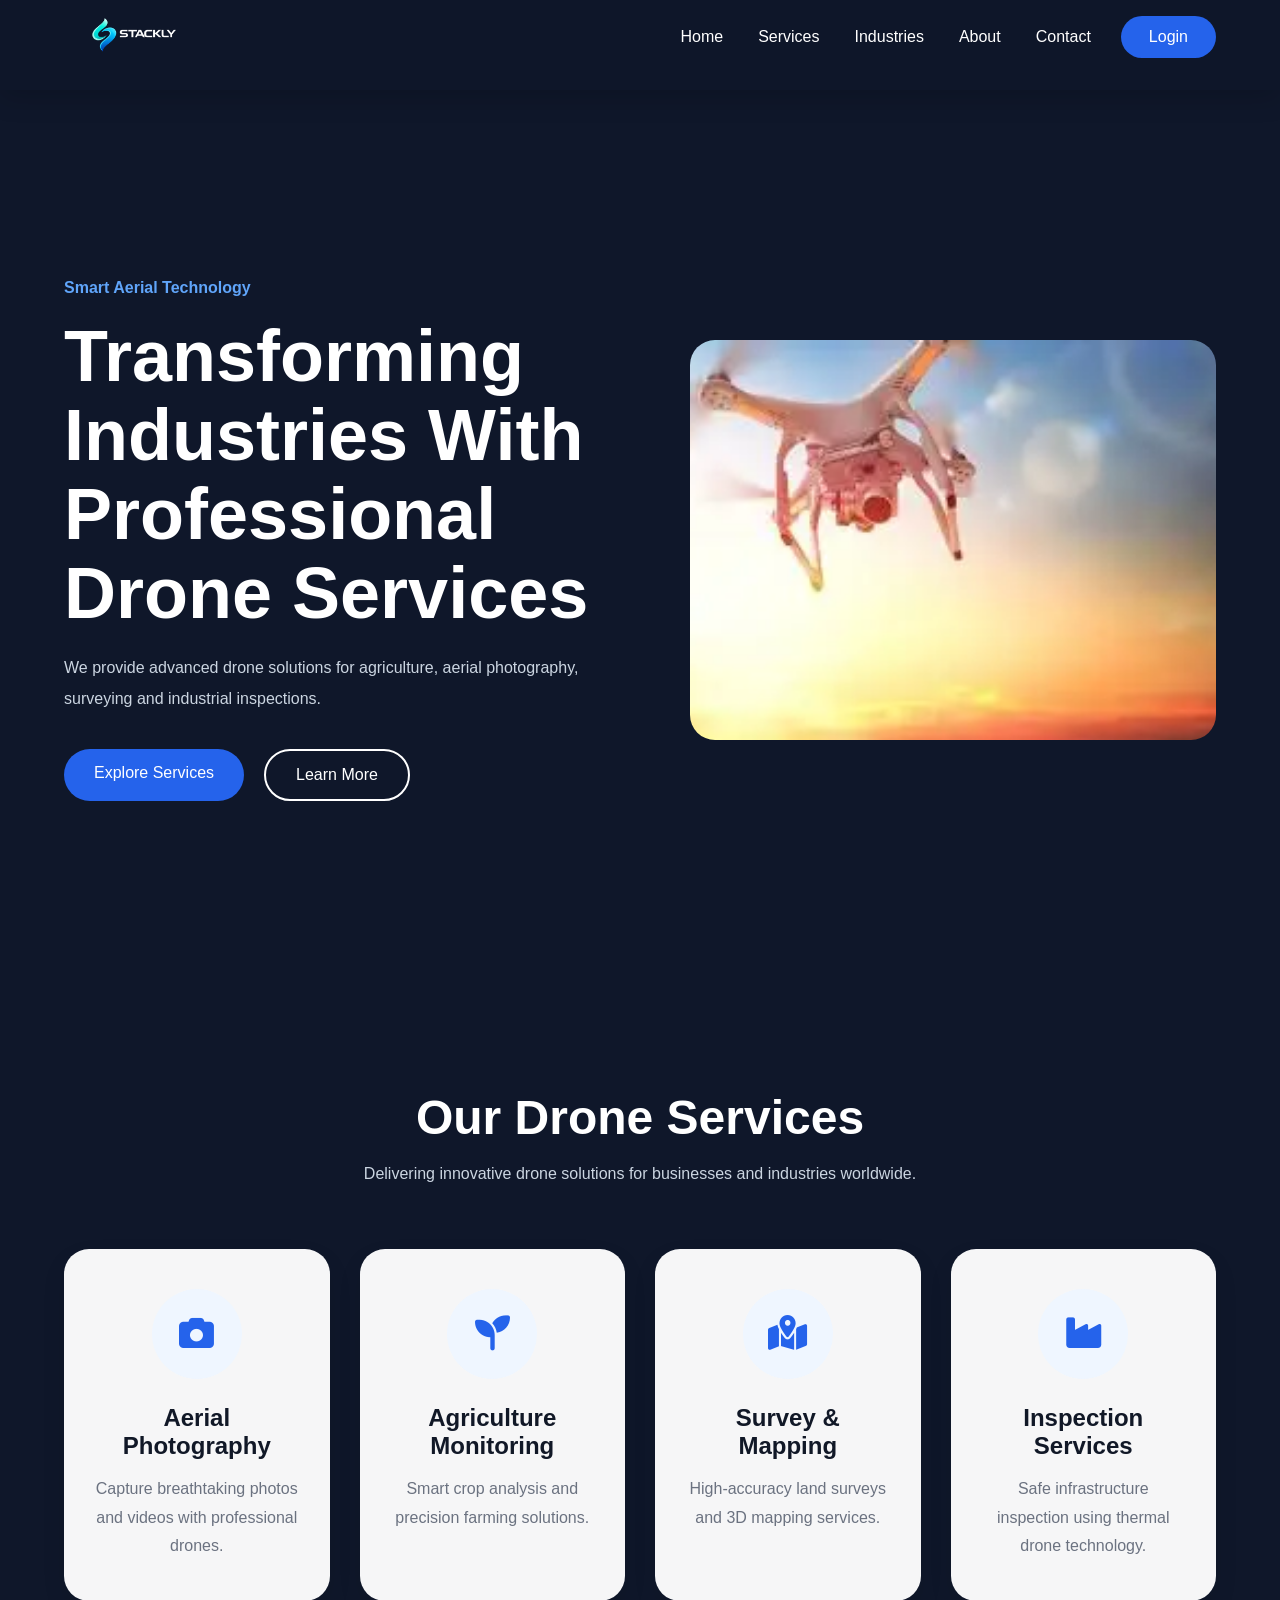
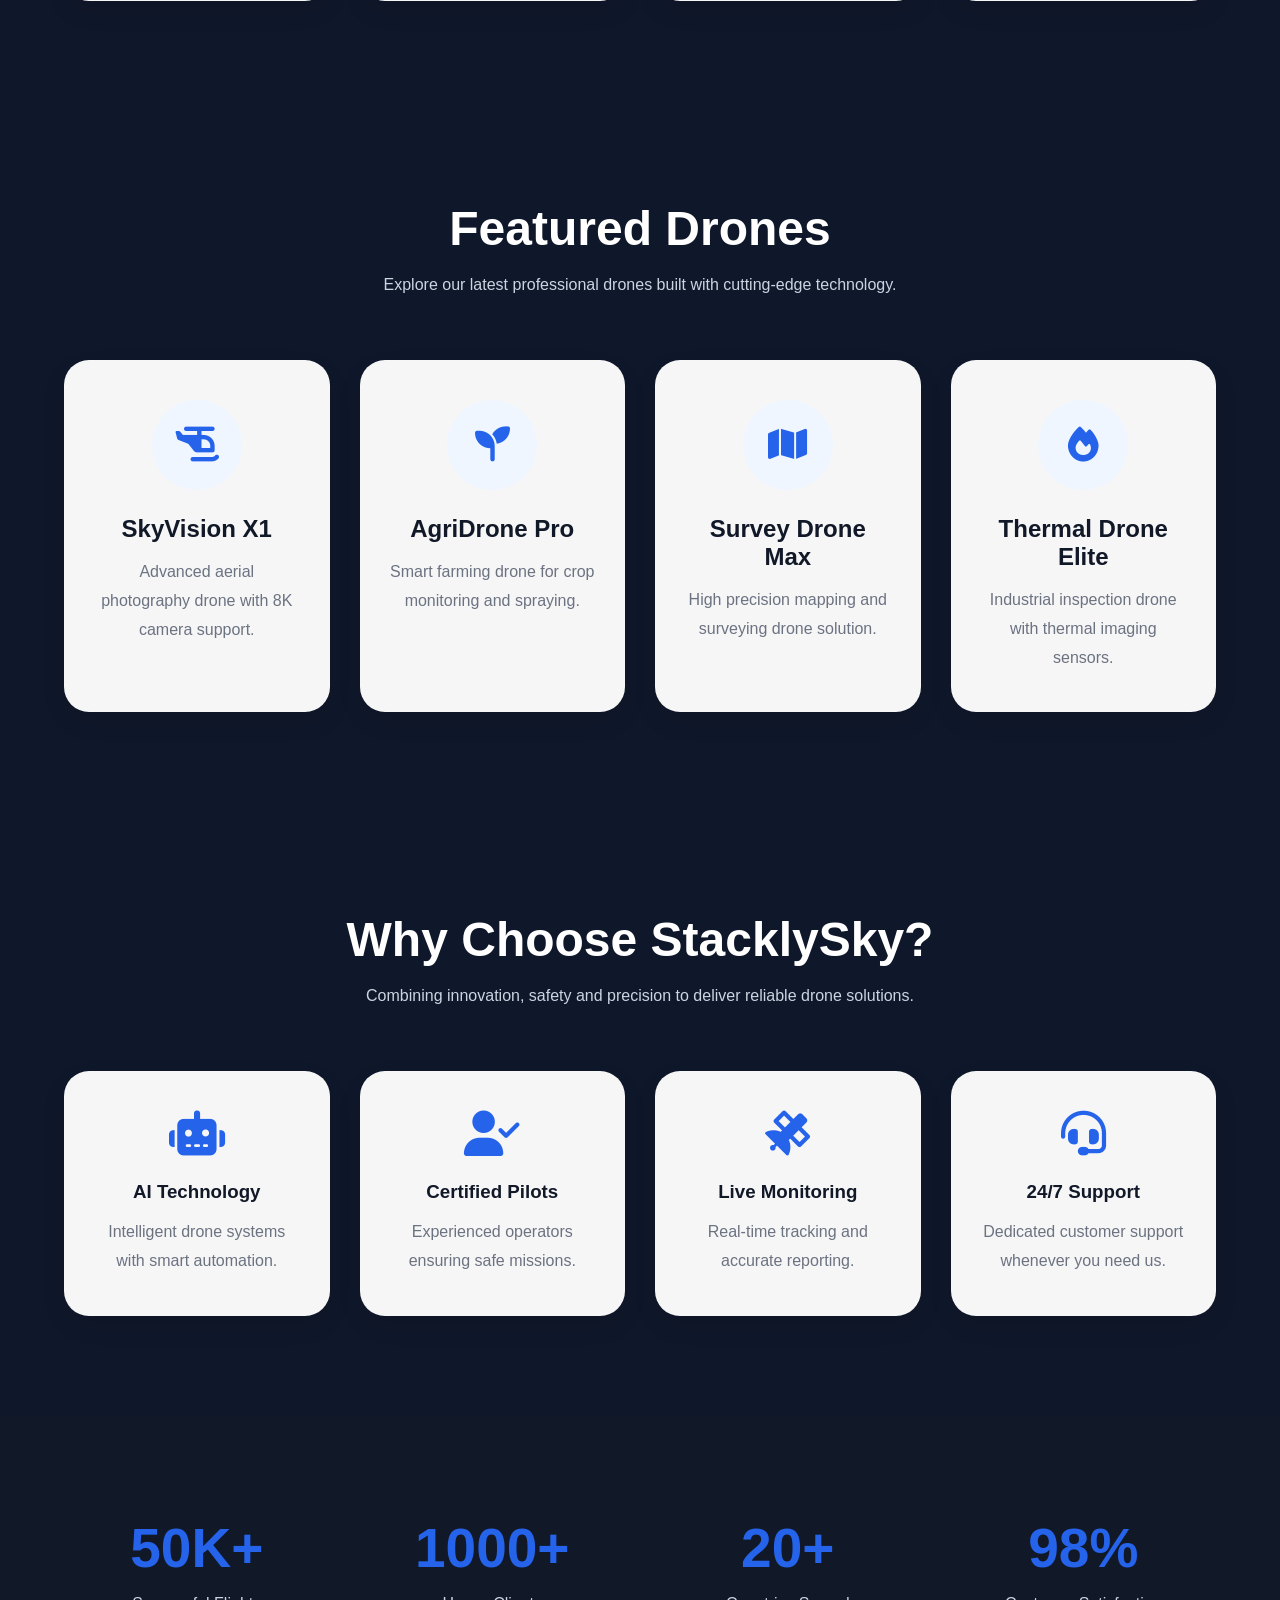
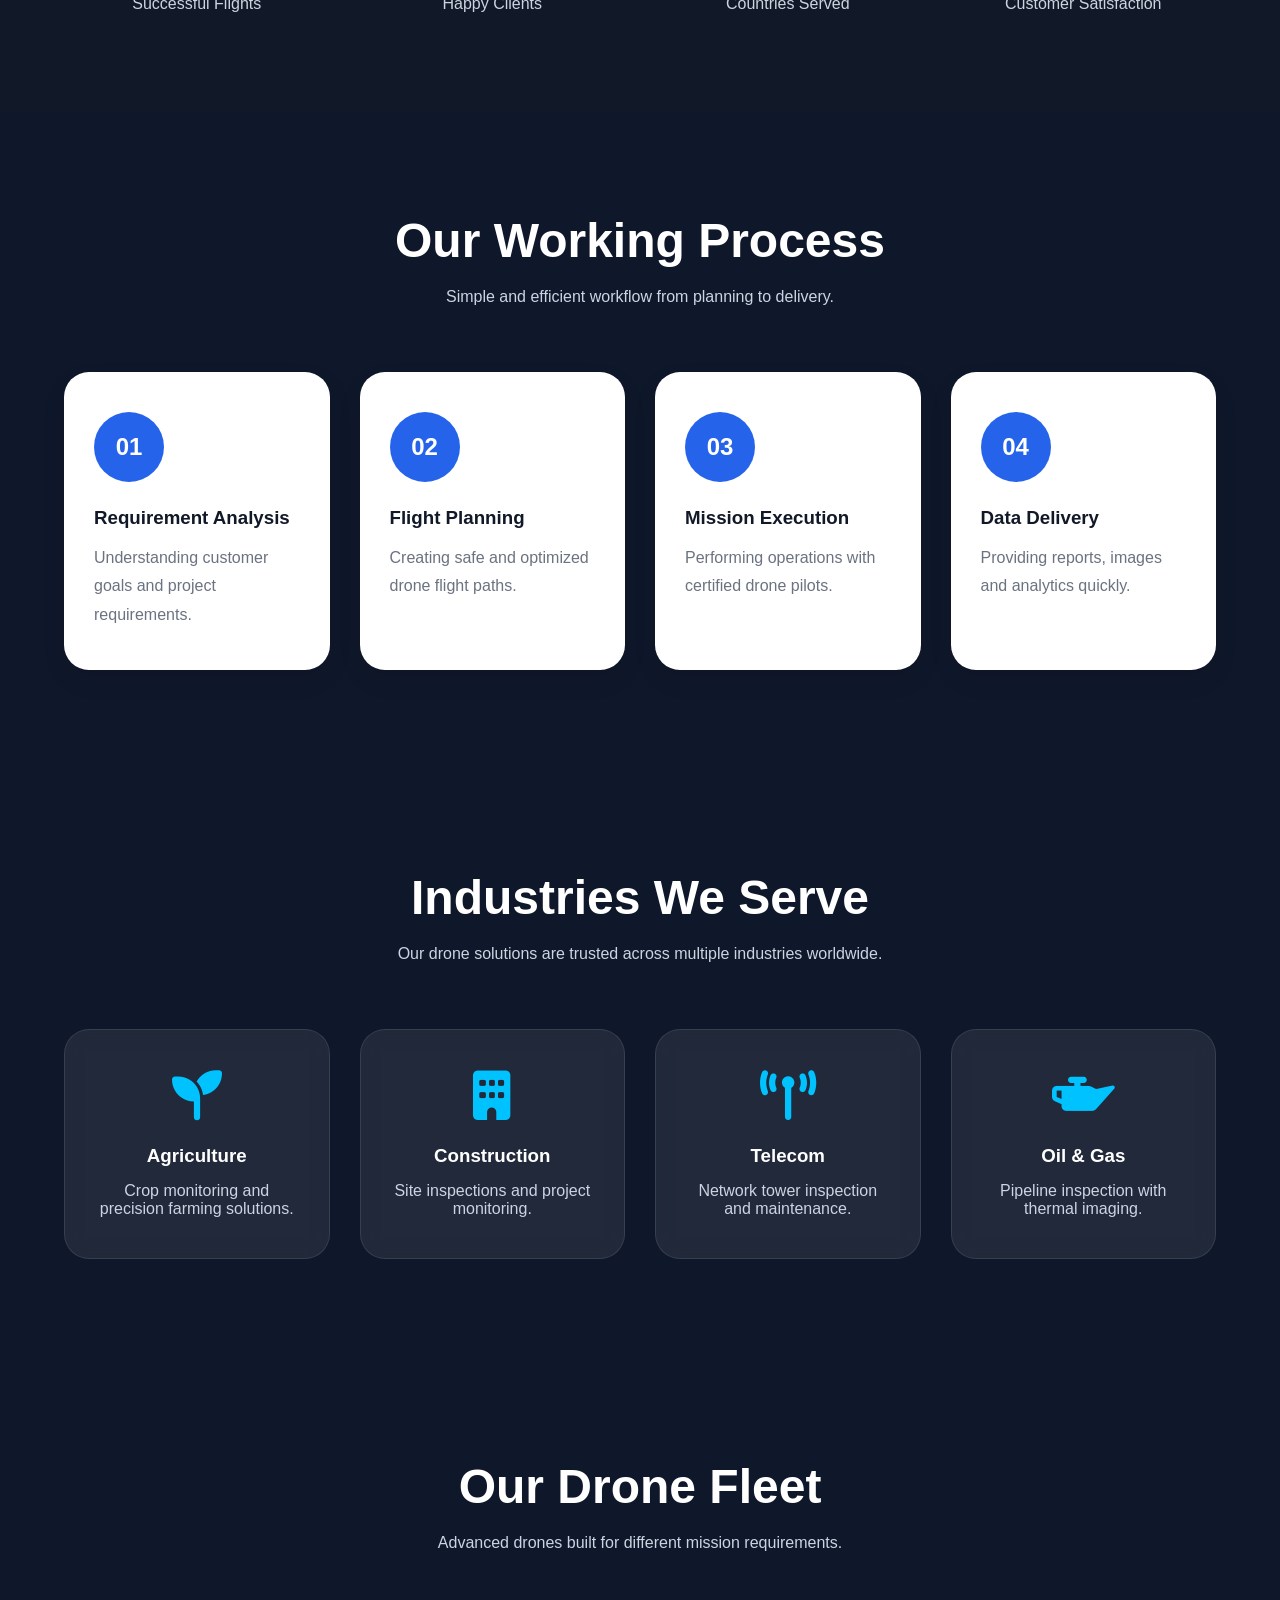
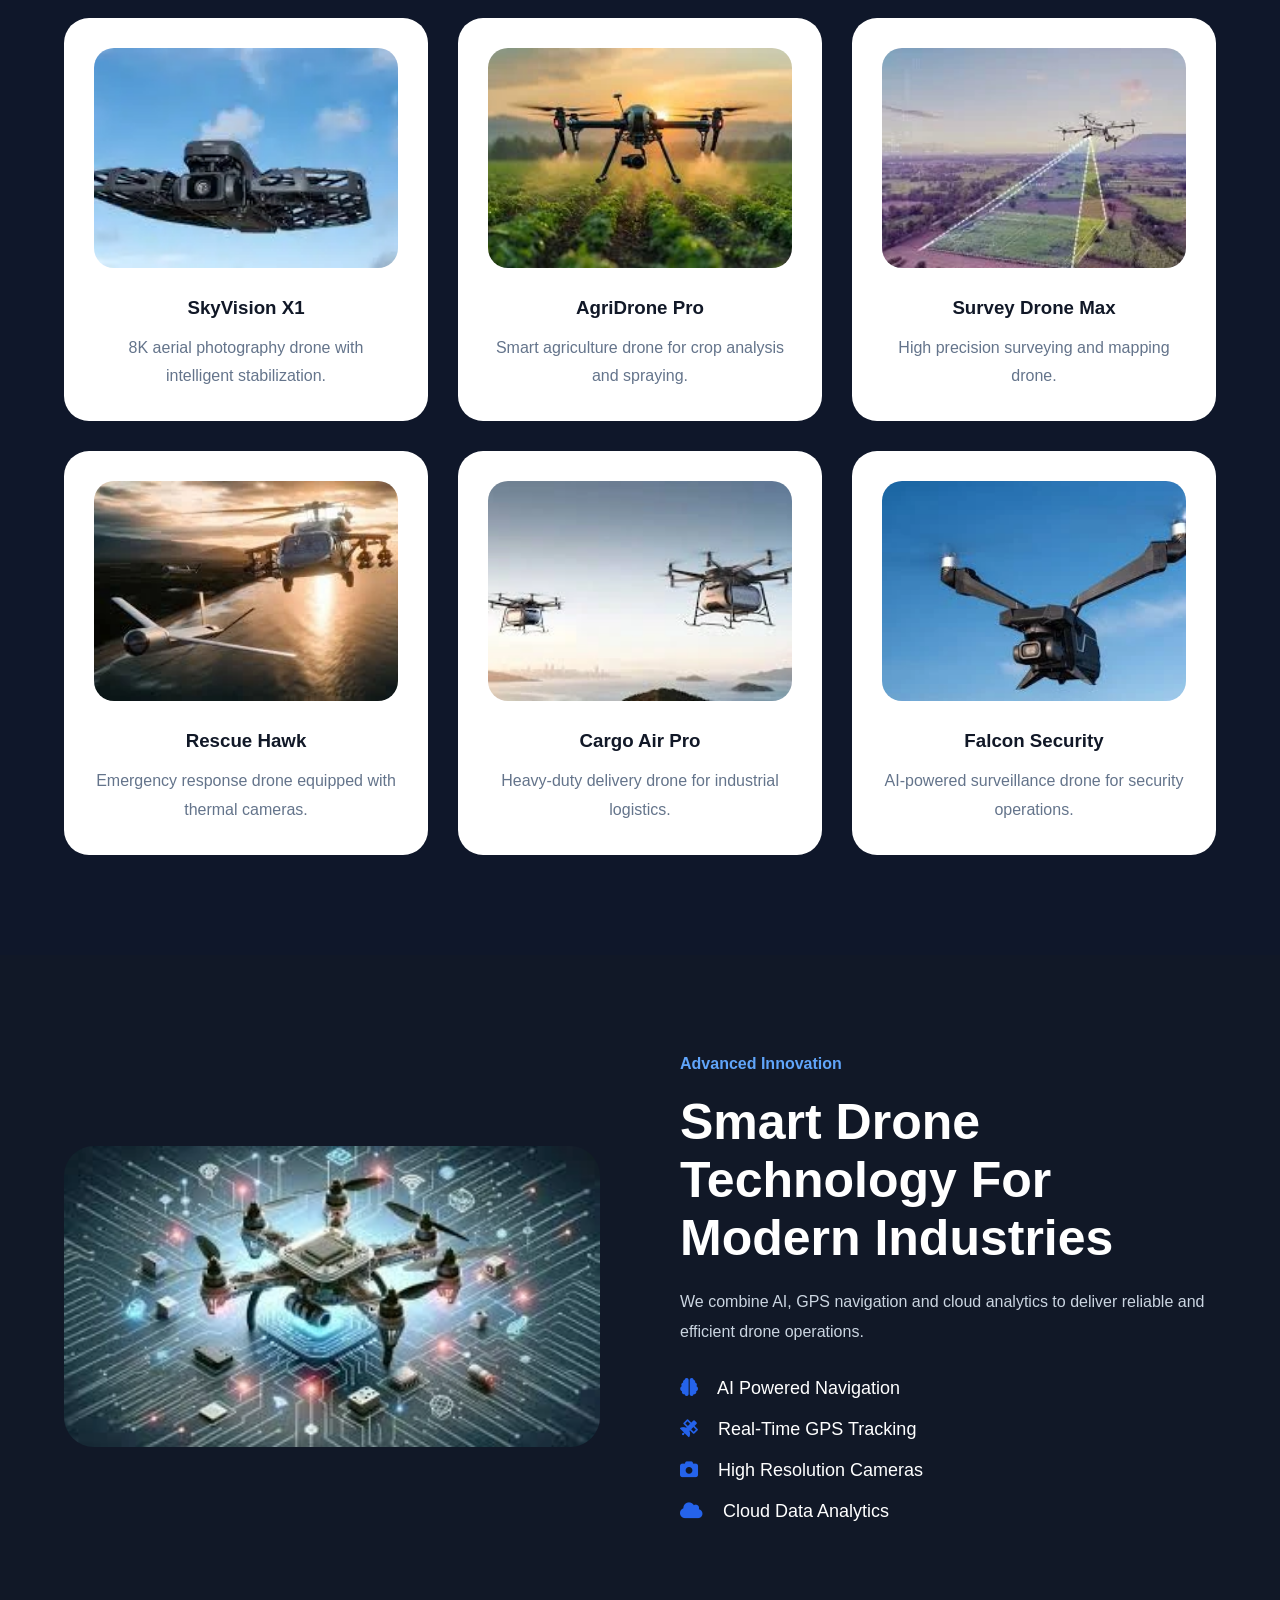
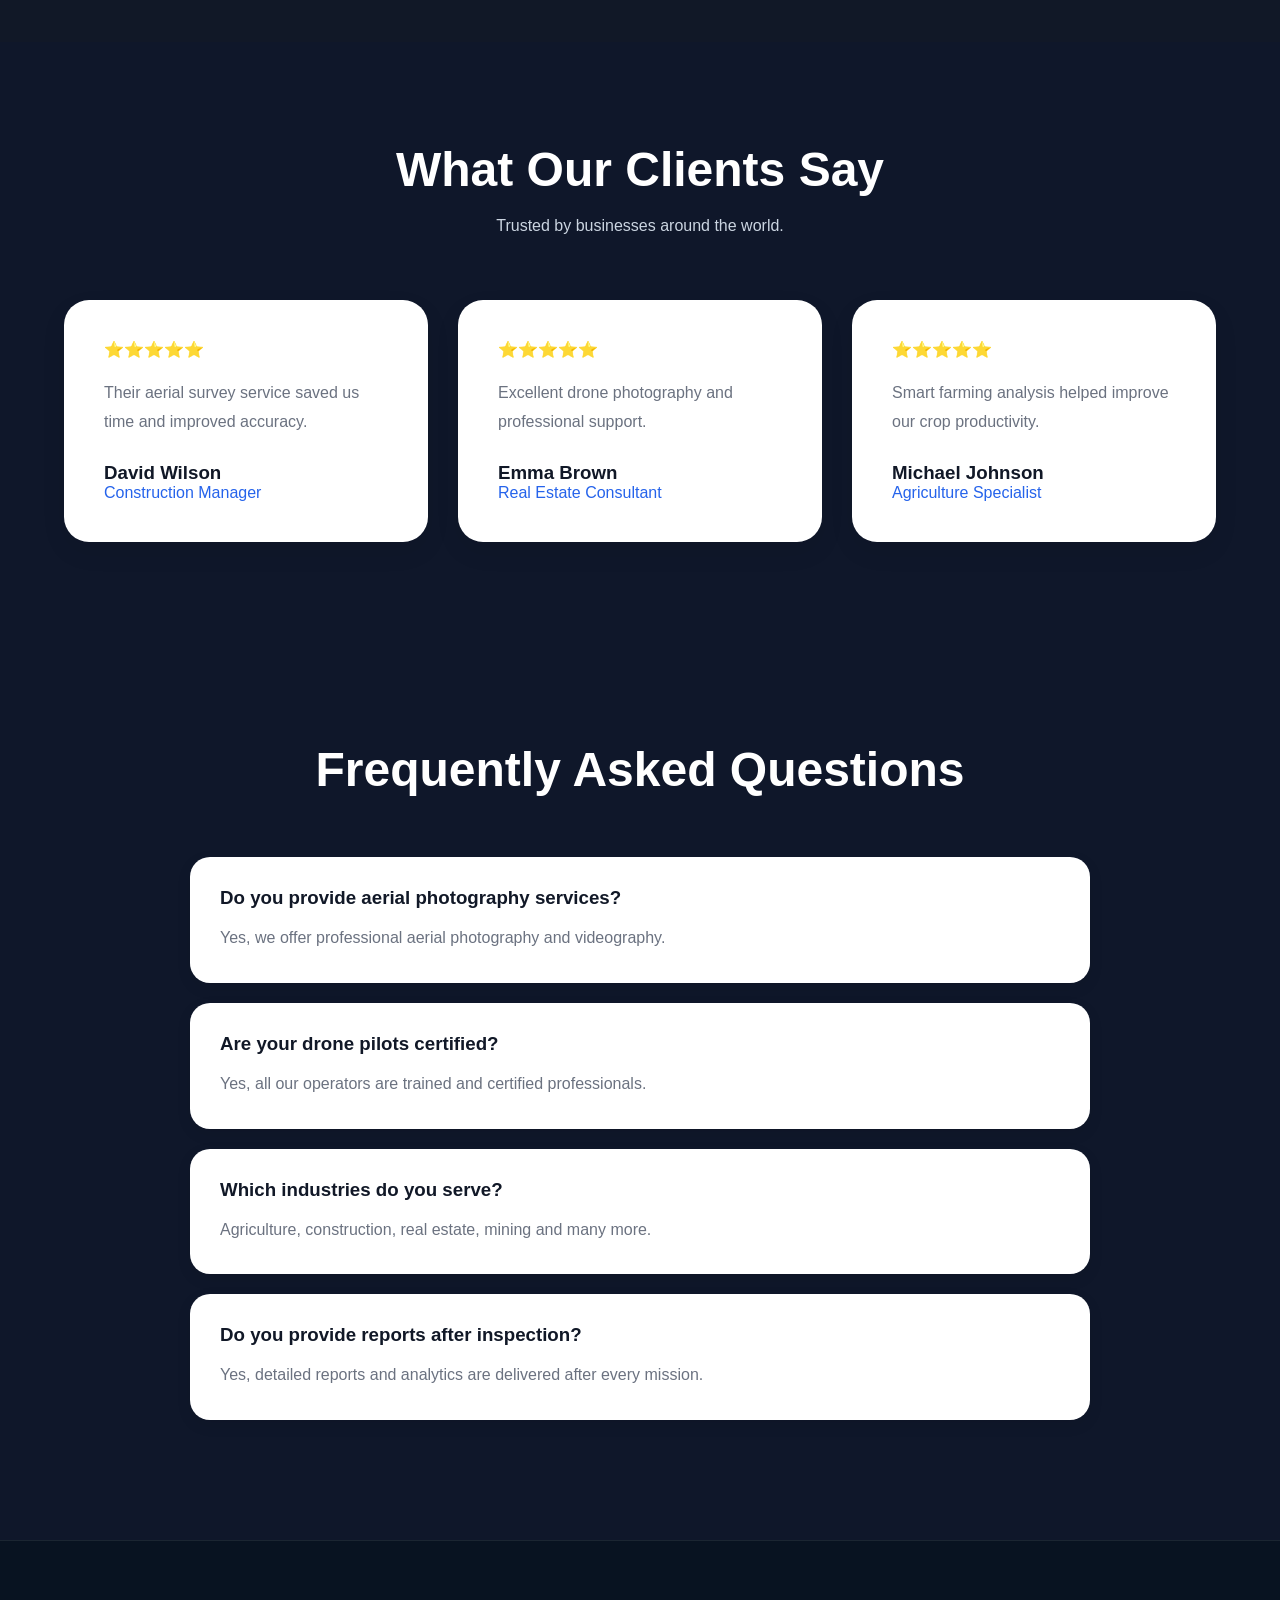
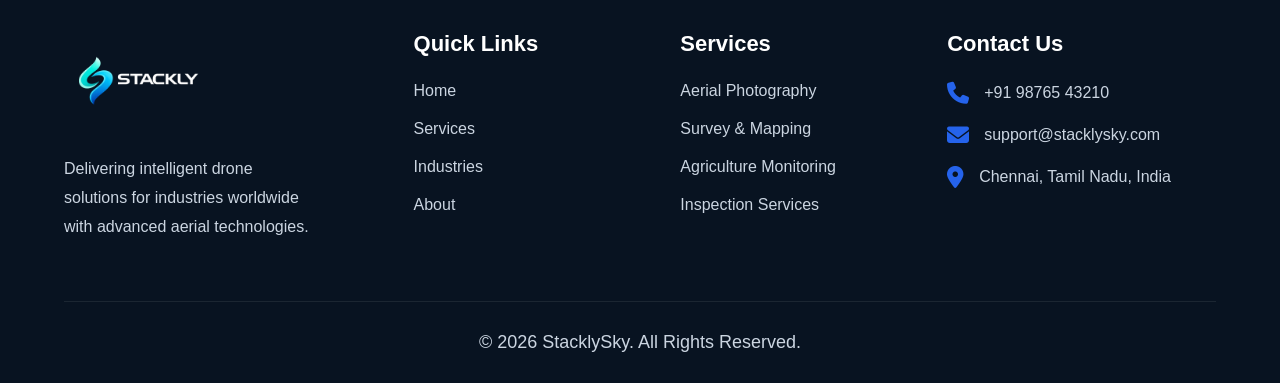
<file: index.html>
<!DOCTYPE html>
<html lang="en">
<head>
<meta charset="UTF-8">
<meta name="viewport" content="width=device-width, initial-scale=1.0">

<title>StacklySky Services</title>

<link rel="stylesheet" href="style.css">

<link rel="stylesheet"
href="https://cdnjs.cloudflare.com/ajax/libs/font-awesome/6.5.2/css/all.min.css">

</head>
<body>

<!-- HEADER START -->

<header>

<div class="container navbar">

    <!-- Logo -->
    <div class="logo">
        <a href="index.html">
            <img src="Assest/stacklylogo (1).webp" alt="Logo">
        </a>
    </div>

    <!-- Right Side -->
    <div class="nav-right">

        <nav id="navMenu">

            <div class="close-btn" id="closeBtn">
                <i class="fa-solid fa-xmark"></i>
            </div>

            <ul>
                <li><a href="index.html">Home</a></li>
                <li><a href="services.html">Services</a></li>
                <li><a href="industries.html">Industries</a></li>
                <li><a href="about.html">About</a></li>
                <li><a href="contact.html">Contact</a></li>
            </ul>

            <a href="login.html" class="mobile-login-btn">
                Login
            </a>

        </nav>

        <a href="login.html" class="login-btn">
            Login
        </a>

        <div class="menu-btn" id="menuBtn">
            <i class="fa-solid fa-bars"></i>
        </div>

    </div>

</div>

</header>

<!-- HERO SECTION -->

<section class="hero">

<div class="container hero-container">

    <div class="hero-content">

        <span>Smart Aerial Technology</span>

        <h1>
            Transforming Industries With Professional Drone Services
        </h1>

        <p>
            We provide advanced drone solutions for agriculture,
            aerial photography, surveying and industrial inspections.
        </p>

        <div class="hero-buttons">

            <a href="services.html" class="btn-primary">
                Explore Services
            </a>

            <a href="about.html" class="btn-secondary">
                Learn More
            </a>

        </div>

    </div>

    <div class="hero-image">

    <div class="slider">

        <img src="Assest/dro1.webp" class="slide active">

        <img src="Assest/dro2.webp" class="slide">

        <img src="Assest/dro3.webp" class="slide">

        <img src="Assest/dro4.webp" class="slide">

    </div>

</div>

</div>

</section>

<!-- SERVICES SECTION -->

<section class="categories">

<div class="container">

<div class="section-title">

<h2>Our Drone Services</h2>

<p>
Delivering innovative drone solutions for businesses and industries worldwide.
</p>

</div>

<div class="category-grid">

    <!-- Card 1 -->

    <div class="category-card">

        <div class="icon">
            <i class="fa-solid fa-camera"></i>
        </div>

        <h3>Aerial Photography</h3>

        <p>
            Capture breathtaking photos and videos with professional drones.
        </p>

    </div>


    <!-- Card 2 -->

    <div class="category-card">

        <div class="icon">
            <i class="fa-solid fa-seedling"></i>
        </div>

        <h3>Agriculture Monitoring</h3>

        <p>
            Smart crop analysis and precision farming solutions.
        </p>

    </div>


    <!-- Card 3 -->

    <div class="category-card">

        <div class="icon">
            <i class="fa-solid fa-map-location-dot"></i>
        </div>

        <h3>Survey & Mapping</h3>

        <p>
            High-accuracy land surveys and 3D mapping services.
        </p>

    </div>


    <!-- Card 4 -->

    <div class="category-card">

        <div class="icon">
            <i class="fa-solid fa-industry"></i>
        </div>

        <h3>Inspection Services</h3>

        <p>
            Safe infrastructure inspection using thermal drone technology.
        </p>

    </div>

</div>

</div>

</section>



<!-- FEATURED DRONES START -->

<section class="products">

<div class="container">

<div class="section-title">

<h2>Featured Drones</h2>

<p>
Explore our latest professional drones built with cutting-edge technology.
</p>

</div>

<div class="category-grid">

    <div class="category-card">

        <div class="icon">
            <i class="fa-solid fa-helicopter"></i>
        </div>

        <h3>SkyVision X1</h3>

        <p>
            Advanced aerial photography drone with 8K camera support.
        </p>

    </div>


    <div class="category-card">

        <div class="icon">
            <i class="fa-solid fa-seedling"></i>
        </div>

        <h3>AgriDrone Pro</h3>

        <p>
            Smart farming drone for crop monitoring and spraying.
        </p>

    </div>


    <div class="category-card">

        <div class="icon">
            <i class="fa-solid fa-map"></i>
        </div>

        <h3>Survey Drone Max</h3>

        <p>
            High precision mapping and surveying drone solution.
        </p>

    </div>


    <div class="category-card">

        <div class="icon">
            <i class="fa-solid fa-fire"></i>
        </div>

        <h3>Thermal Drone Elite</h3>

        <p>
            Industrial inspection drone with thermal imaging sensors.
        </p>

    </div>

</div>

</div>

</section>

<!-- FEATURED DRONES END -->


<!-- WHY CHOOSE US START -->

<section class="why-us">

<div class="container">

<div class="section-title">

<h2>Why Choose StacklySky?</h2>

<p>
Combining innovation, safety and precision to deliver reliable drone solutions.
</p>

</div>

<div class="why-grid">

    <div class="why-card">

        <i class="fa-solid fa-robot"></i>

        <h3>AI Technology</h3>

        <p>
            Intelligent drone systems with smart automation.
        </p>

    </div>


    <div class="why-card">

        <i class="fa-solid fa-user-check"></i>

        <h3>Certified Pilots</h3>

        <p>
            Experienced operators ensuring safe missions.
        </p>

    </div>


    <div class="why-card">

        <i class="fa-solid fa-satellite"></i>

        <h3>Live Monitoring</h3>

        <p>
            Real-time tracking and accurate reporting.
        </p>

    </div>


    <div class="why-card">

        <i class="fa-solid fa-headset"></i>

        <h3>24/7 Support</h3>

        <p>
            Dedicated customer support whenever you need us.
        </p>

    </div>

</div>

</div>

</section>

<!-- WHY CHOOSE US END -->


<!-- STATS SECTION START -->

<section class="stats">

<div class="container">

<div class="stats-grid">

    <div class="stat-box">
        <h2>50K+</h2>
        <p>Successful Flights</p>
    </div>

    <div class="stat-box">
        <h2>1000+</h2>
        <p>Happy Clients</p>
    </div>

    <div class="stat-box">
        <h2>20+</h2>
        <p>Countries Served</p>
    </div>

    <div class="stat-box">
        <h2>98%</h2>
        <p>Customer Satisfaction</p>
    </div>

</div>

</div>

</section>

<!-- STATS SECTION END -->


<!-- PROCESS SECTION START -->

<section class="process">

<div class="container">

<div class="section-title">

<h2>Our Working Process</h2>

<p>
Simple and efficient workflow from planning to delivery.
</p>

</div>

<div class="process-grid">

    <div class="process-card">

        <div class="process-number">01</div>

        <h3>Requirement Analysis</h3>

        <p>
            Understanding customer goals and project requirements.
        </p>

    </div>


    <div class="process-card">

        <div class="process-number">02</div>

        <h3>Flight Planning</h3>

        <p>
            Creating safe and optimized drone flight paths.
        </p>

    </div>


    <div class="process-card">

        <div class="process-number">03</div>

        <h3>Mission Execution</h3>

        <p>
            Performing operations with certified drone pilots.
        </p>

    </div>


    <div class="process-card">

        <div class="process-number">04</div>

        <h3>Data Delivery</h3>

        <p>
            Providing reports, images and analytics quickly.
        </p>

    </div>

</div>

</div>

</section>

<!-- PROCESS SECTION END -->

<!-- INDUSTRIES SECTION START -->

<section class="industries-home">

<div class="container">

<div class="section-title">

<h2>Industries We Serve</h2>

<p>
Our drone solutions are trusted across multiple industries worldwide.
</p>

</div>

<div class="industry-grid">

<div class="industry-card">
<i class="fa-solid fa-seedling"></i>
<h3>Agriculture</h3>
<p>Crop monitoring and precision farming solutions.</p>
</div>

<div class="industry-card">
<i class="fa-solid fa-building"></i>
<h3>Construction</h3>
<p>Site inspections and project monitoring.</p>
</div>

<div class="industry-card">
<i class="fa-solid fa-tower-broadcast"></i>
<h3>Telecom</h3>
<p>Network tower inspection and maintenance.</p>
</div>

<div class="industry-card">
<i class="fa-solid fa-oil-can"></i>
<h3>Oil & Gas</h3>
<p>Pipeline inspection with thermal imaging.</p>
</div>

</div>

</div>

</section>


<!-- DRONE FLEET START -->

<section class="drone-fleet">

    <div class="container">

        <div class="section-title">

            <h2>Our Drone Fleet</h2>

            <p>
                Advanced drones built for different mission requirements.
            </p>

        </div>

        <div class="fleet-grid">

            <!-- Drone 1 -->
            <div class="fleet-card">

                <img src="Assest/dro2.webp" alt="SkyVision X1">

                <h3>SkyVision X1</h3>

                <p>
                    8K aerial photography drone with intelligent stabilization.
                </p>

            </div>


            <!-- Drone 2 -->
            <div class="fleet-card">

                <img src="Assest/dro3.webp" alt="AgriDrone Pro">

                <h3>AgriDrone Pro</h3>

                <p>
                    Smart agriculture drone for crop analysis and spraying.
                </p>

            </div>


            <!-- Drone 3 -->
            <div class="fleet-card">

                <img src="Assest/dro4.webp" alt="Survey Drone Max">

                <h3>Survey Drone Max</h3>

                <p>
                    High precision surveying and mapping drone.
                </p>

            </div>


            <!-- Drone 4 -->
            <div class="fleet-card">

                <img src="Assest/dro7.webp" alt="Rescue Hawk">

                <h3>Rescue Hawk</h3>

                <p>
                    Emergency response drone equipped with thermal cameras.
                </p>

            </div>


            <!-- Drone 5 -->
            <div class="fleet-card">

                <img src="Assest/dro8.webp" alt="Cargo Air Pro">

                <h3>Cargo Air Pro</h3>

                <p>
                    Heavy-duty delivery drone for industrial logistics.
                </p>

            </div>


            <!-- Drone 6 -->
            <div class="fleet-card">

                <img src="Assest/dro9.webp" alt="Falcon Security">

                <h3>Falcon Security</h3>

                <p>
                    AI-powered surveillance drone for security operations.
                </p>

            </div>

        </div>

    </div>

</section>

<!-- DRONE FLEET END -->

<!-- INDUSTRIES SECTION END -->

<section class="technology">

<div class="container technology-container">

    <div class="technology-image">

        <img src="Assest/dro5.webp" alt="Drone Technology">

    </div>

    <div class="technology-content">

        <span>Advanced Innovation</span>

        <h2>
            Smart Drone Technology For Modern Industries
        </h2>

        <p>
            We combine AI, GPS navigation and cloud analytics
            to deliver reliable and efficient drone operations.
        </p>

        <div class="tech-feature">
            <i class="fa-solid fa-brain"></i>
            AI Powered Navigation
        </div>

        <div class="tech-feature">
            <i class="fa-solid fa-satellite"></i>
            Real-Time GPS Tracking
        </div>

        <div class="tech-feature">
            <i class="fa-solid fa-camera"></i>
            High Resolution Cameras
        </div>

        <div class="tech-feature">
            <i class="fa-solid fa-cloud"></i>
            Cloud Data Analytics
        </div>

    </div>

</div>

</section>

<!-- TECHNOLOGY SECTION END -->


<!-- TESTIMONIALS START -->

<section class="testimonials">

<div class="container">

<div class="section-title">

<h2>What Our Clients Say</h2>

<p>
Trusted by businesses around the world.
</p>

</div>

<div class="testimonial-grid">

    <div class="testimonial-card">

        <div class="stars">
            ⭐⭐⭐⭐⭐
        </div>

        <p>
            Their aerial survey service saved us time and improved accuracy.
        </p>

        <h3>David Wilson</h3>

        <span>Construction Manager</span>

    </div>


    <div class="testimonial-card">

        <div class="stars">
            ⭐⭐⭐⭐⭐
        </div>

        <p>
            Excellent drone photography and professional support.
        </p>

        <h3>Emma Brown</h3>

        <span>Real Estate Consultant</span>

    </div>


    <div class="testimonial-card">

        <div class="stars">
            ⭐⭐⭐⭐⭐
        </div>

        <p>
            Smart farming analysis helped improve our crop productivity.
        </p>

        <h3>Michael Johnson</h3>

        <span>Agriculture Specialist</span>

    </div>

</div>

</div>

</section>

<!-- TESTIMONIALS END -->


<!-- FAQ START -->

<section class="faq">

<div class="container">

<div class="section-title">

<h2>Frequently Asked Questions</h2>

</div>

<div class="faq-box">

    <div class="faq-item">

        <h3>Do you provide aerial photography services?</h3>

        <p>
            Yes, we offer professional aerial photography and videography.
        </p>

    </div>


    <div class="faq-item">

        <h3>Are your drone pilots certified?</h3>

        <p>
            Yes, all our operators are trained and certified professionals.
        </p>

    </div>


    <div class="faq-item">

        <h3>Which industries do you serve?</h3>

        <p>
            Agriculture, construction, real estate, mining and many more.
        </p>

    </div>


    <div class="faq-item">

        <h3>Do you provide reports after inspection?</h3>

        <p>
            Yes, detailed reports and analytics are delivered after every mission.
        </p>

    </div>

</div>

</div>

</section>

<!-- FAQ END -->


<!-- FOOTER START -->

<footer class="footer">

    <div class="container">

        <div class="footer-grid">

            <!-- Company -->
            <div class="footer-column company-column">

             <a href="index.html">   <img src="Assest/stacklylogo (1).webp" alt="Logo"></a>

                <p>
                    Delivering intelligent drone solutions for industries worldwide with advanced aerial technologies.
                </p>

            </div>


            <!-- Quick Links -->
            <div class="footer-column">

                <h3>Quick Links</h3>

                <ul>
                    <li><a href="index.html">Home</a></li>
                    <li><a href="services.html">Services</a></li>
                    <li><a href="industries.html">Industries</a></li>
                    <li><a href="about.html">About</a></li>
                </ul>

            </div>


            <!-- Services -->
            <div class="footer-column">

                <h3>Services</h3>

                <ul>
                    <li><a href="services.html">Aerial Photography</a></li>
                    <li><a href="services.html">Survey & Mapping</a></li>
                    <li><a href="services.html">Agriculture Monitoring</a></li>
                    <li><a href="services.html">Inspection Services</a></li>
                </ul>

            </div>


            <!-- Contact -->
            <div class="footer-column">

                <h3>Contact Us</h3>

                <div class="contact-item">
    <i class="fa-solid fa-phone"></i>
    <span>+91 98765 43210</span>
</div>

<div class="contact-item">
    <i class="fa-solid fa-envelope"></i>
    <span>support@stacklysky.com</span>
</div>

<div class="contact-item">
    <i class="fa-solid fa-location-dot"></i>
    <span>Chennai, Tamil Nadu, India</span>
</div>

            </div>

        </div>

        <div class="footer-bottom">

            <p>© 2026 StacklySky. All Rights Reserved.</p>

        </div>

    </div>

</footer>


<script>

const menuBtn = document.getElementById("menuBtn");
const closeBtn = document.getElementById("closeBtn");
const navMenu = document.getElementById("navMenu");

menuBtn.addEventListener("click", function(){

    navMenu.classList.add("active");

});

closeBtn.addEventListener("click", function(){

    navMenu.classList.remove("active");

});

</script>

<script>

const slides = document.querySelectorAll(".slide");

let current = 0;

setInterval(() => {

    slides[current].classList.remove("active");

    current++;

    if(current >= slides.length){
        current = 0;
    }

    slides[current].classList.add("active");

}, 3000);

</script>

</body>
</html>
</file>
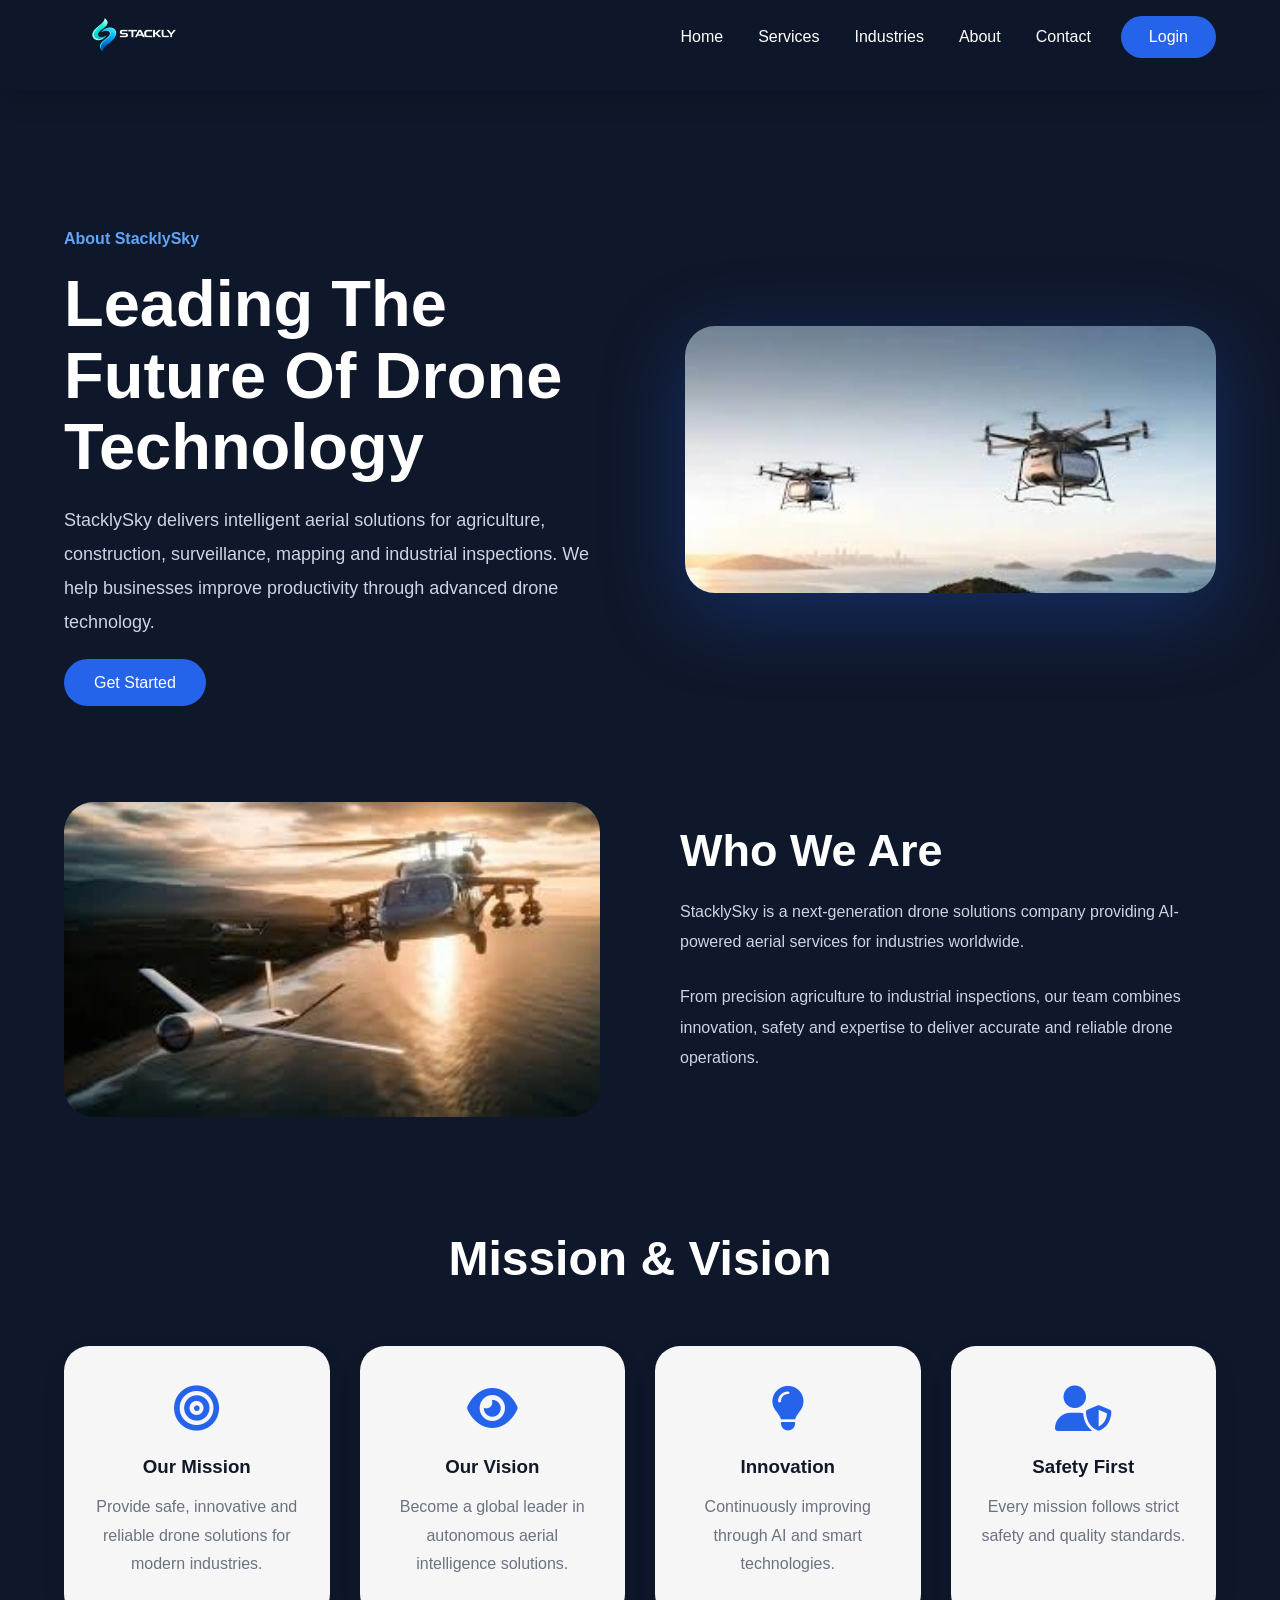
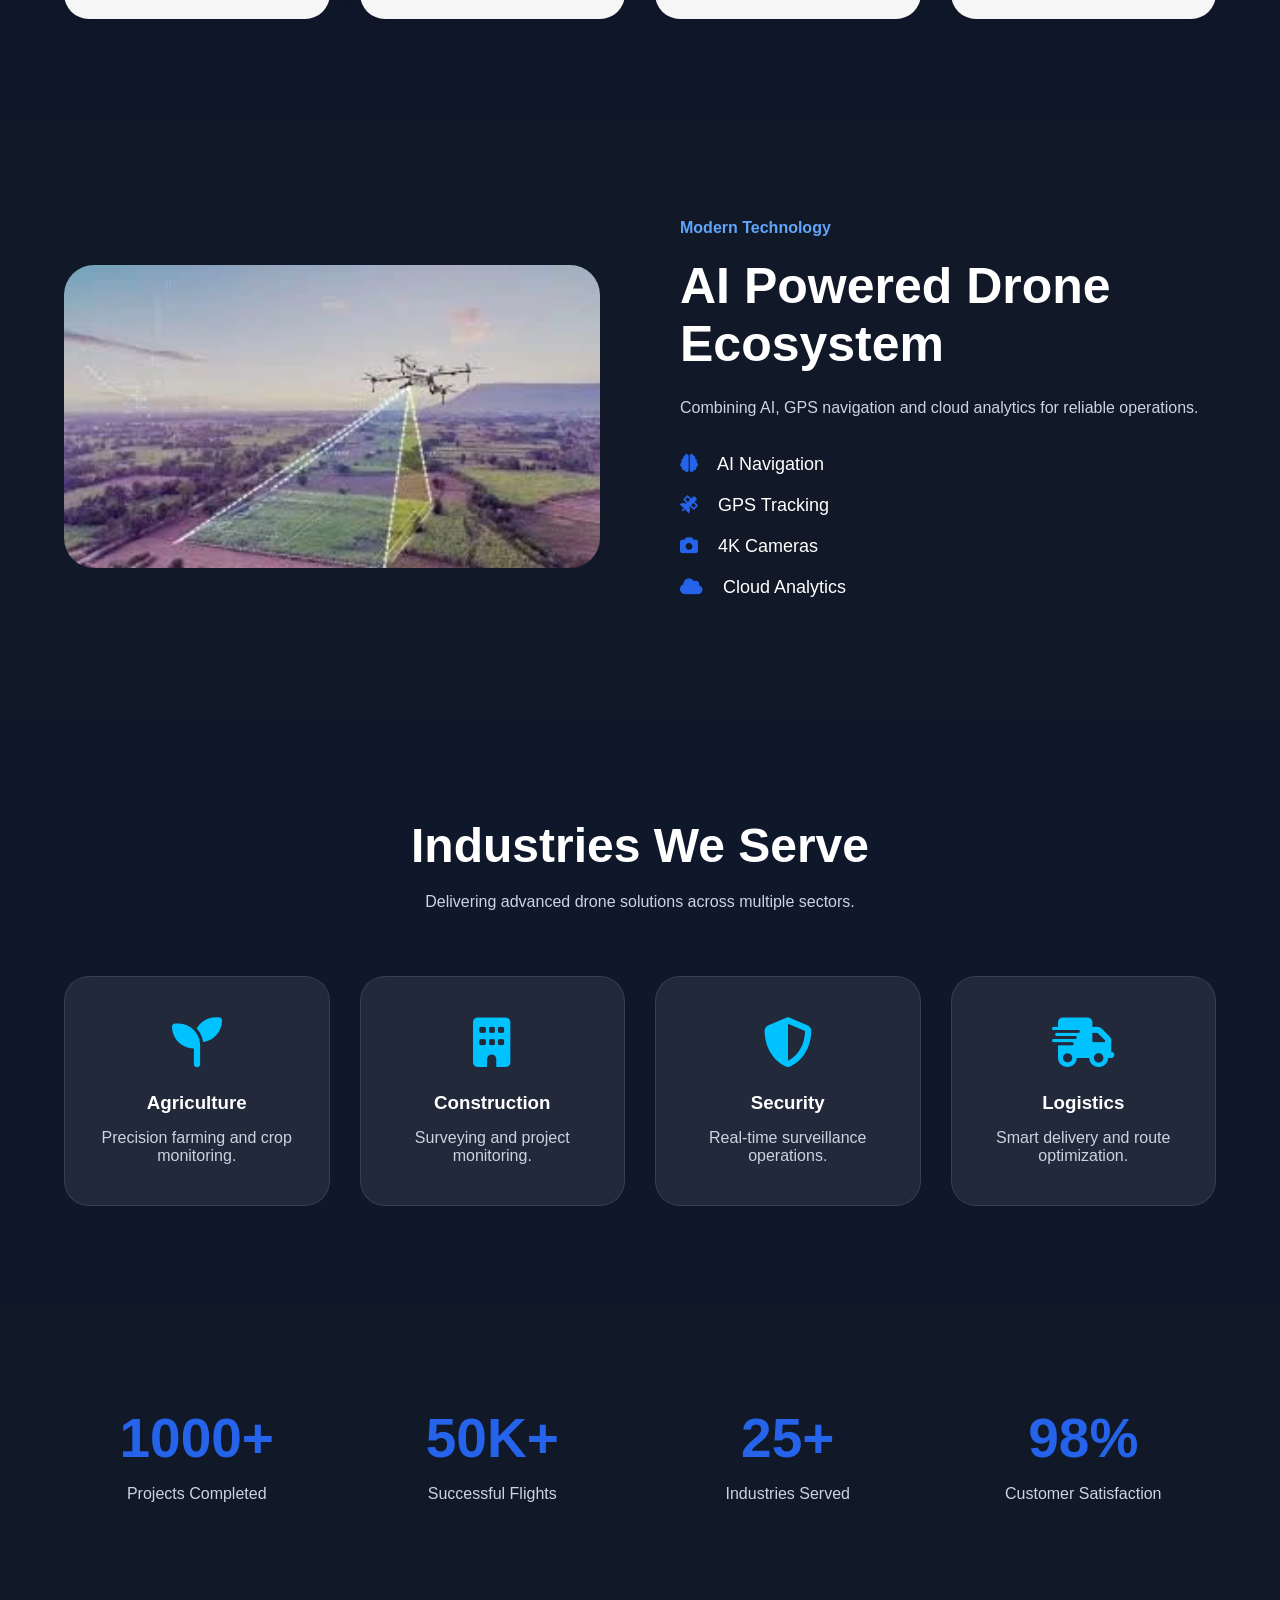
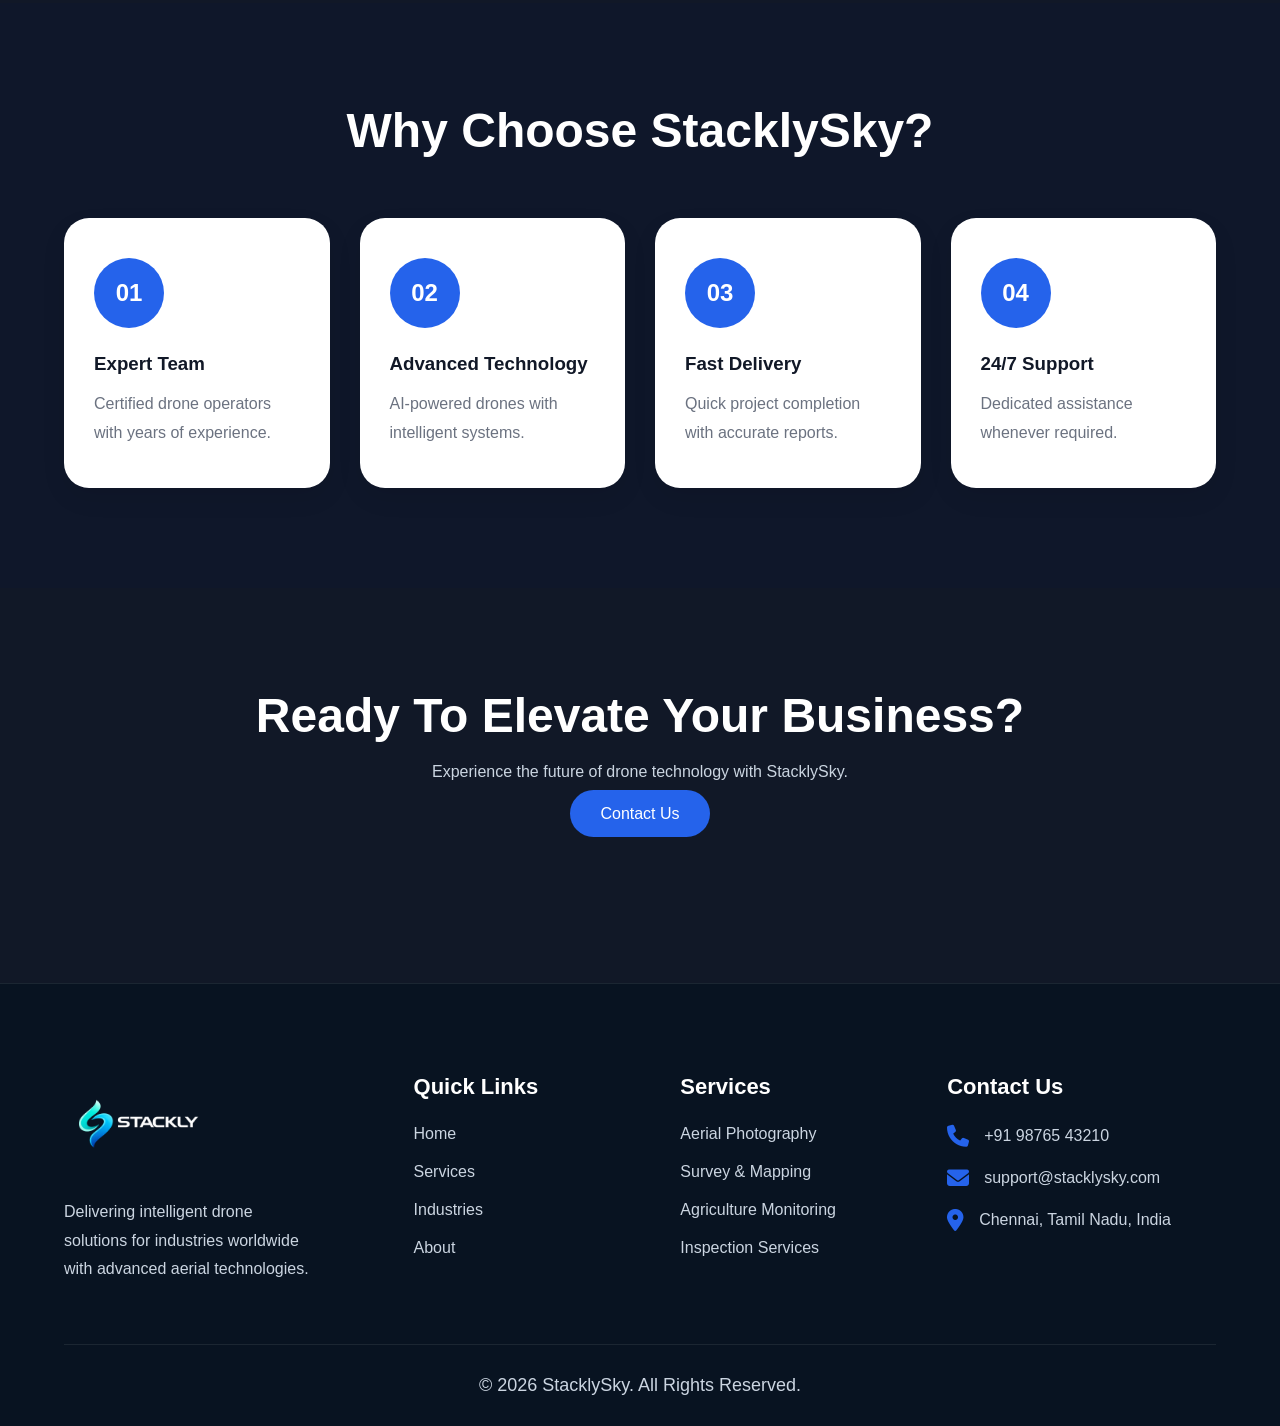
<file: about.html>
<!DOCTYPE html>
<html lang="en">
<head>
<meta charset="UTF-8">
<meta name="viewport" content="width=device-width, initial-scale=1.0">

<title>About Us | StacklySky</title>

<link rel="stylesheet" href="style.css">

<link rel="stylesheet"
href="https://cdnjs.cloudflare.com/ajax/libs/font-awesome/6.5.2/css/all.min.css">

</head>
<body>

<!-- HEADER -->

<header>

<div class="container navbar">

<div class="logo">
<a href="index.html">
<img src="Assest/stacklylogo (1).webp" alt="Logo">
</a>
</div>

<div class="nav-right">

<nav id="navMenu">

<div class="close-btn" id="closeBtn">
<i class="fa-solid fa-xmark"></i>
</div>

<ul>
<li><a href="index.html">Home</a></li>
<li><a href="services.html">Services</a></li>
<li><a href="industries.html">Industries</a></li>
<li><a href="about.html">About</a></li>
<li><a href="contact.html">Contact</a></li>
</ul>

<a href="login.html" class="mobile-login-btn">
Login
</a>

</nav>

<a href="login.html" class="login-btn">
Login
</a>

<div class="menu-btn" id="menuBtn">
<i class="fa-solid fa-bars"></i>
</div>

</div>

</div>

</header>


<!-- HERO -->

<section class="industry-hero">

<div class="container industry-hero-container">

<div class="industry-hero-content">

<span>About StacklySky</span>

<h1>
Leading The Future Of Drone Technology
</h1>

<p>
StacklySky delivers intelligent aerial solutions for agriculture,
construction, surveillance, mapping and industrial inspections.
We help businesses improve productivity through advanced drone technology.
</p>

<a href="contact.html" class="btn-primary">
Get Started
</a>

</div>

<div class="industry-hero-image">
<img src="Assest/dro8.webp" alt="">
</div>

</div>

</section>


<!-- COMPANY STORY -->

<section class="service-section">

<div class="container service-box">

<div class="service-image">
<img src="Assest/dro7.webp" alt="">
</div>

<div class="service-content">

<h2>Who We Are</h2>

<p>
StacklySky is a next-generation drone solutions company providing
AI-powered aerial services for industries worldwide.
</p>

<p>
From precision agriculture to industrial inspections,
our team combines innovation, safety and expertise to deliver
accurate and reliable drone operations.
</p>

</div>

</div>

</section>


<!-- MISSION & VISION -->

<section class="why-us">

<div class="container">

<div class="section-title">

<h2>Mission & Vision</h2>

</div>

<div class="why-grid">

<div class="why-card">

<i class="fa-solid fa-bullseye"></i>

<h3>Our Mission</h3>

<p>
Provide safe, innovative and reliable drone solutions for modern industries.
</p>

</div>


<div class="why-card">

<i class="fa-solid fa-eye"></i>

<h3>Our Vision</h3>

<p>
Become a global leader in autonomous aerial intelligence solutions.
</p>

</div>


<div class="why-card">

<i class="fa-solid fa-lightbulb"></i>

<h3>Innovation</h3>

<p>
Continuously improving through AI and smart technologies.
</p>

</div>


<div class="why-card">

<i class="fa-solid fa-user-shield"></i>

<h3>Safety First</h3>

<p>
Every mission follows strict safety and quality standards.
</p>

</div>

</div>

</div>

</section>


<!-- TECHNOLOGY -->

<section class="technology">

<div class="container technology-container">

<div class="technology-image">
<img src="Assest/dro4.webp" alt="">
</div>

<div class="technology-content">

<span>Modern Technology</span>

<h2>AI Powered Drone Ecosystem</h2>

<p>
Combining AI, GPS navigation and cloud analytics for reliable operations.
</p>

<div class="tech-feature">
<i class="fa-solid fa-brain"></i>
AI Navigation
</div>

<div class="tech-feature">
<i class="fa-solid fa-satellite"></i>
GPS Tracking
</div>

<div class="tech-feature">
<i class="fa-solid fa-camera"></i>
4K Cameras
</div>

<div class="tech-feature">
<i class="fa-solid fa-cloud"></i>
Cloud Analytics
</div>

</div>

</div>

</section>


<!-- INDUSTRIES -->

<section class="industries-home">

<div class="container">

<div class="section-title">

<h2>Industries We Serve</h2>

<p>
Delivering advanced drone solutions across multiple sectors.
</p>

</div>

<div class="industry-grid">

<div class="industry-card">
<i class="fa-solid fa-seedling"></i>
<h3>Agriculture</h3>
<p>Precision farming and crop monitoring.</p>
</div>

<div class="industry-card">
<i class="fa-solid fa-building"></i>
<h3>Construction</h3>
<p>Surveying and project monitoring.</p>
</div>

<div class="industry-card">
<i class="fa-solid fa-shield-halved"></i>
<h3>Security</h3>
<p>Real-time surveillance operations.</p>
</div>

<div class="industry-card">
<i class="fa-solid fa-truck-fast"></i>
<h3>Logistics</h3>
<p>Smart delivery and route optimization.</p>
</div>

</div>

</div>

</section>


<!-- STATS -->

<section class="stats">

<div class="container">

<div class="stats-grid">

<div class="stat-box">
<h2>1000+</h2>
<p>Projects Completed</p>
</div>

<div class="stat-box">
<h2>50K+</h2>
<p>Successful Flights</p>
</div>

<div class="stat-box">
<h2>25+</h2>
<p>Industries Served</p>
</div>

<div class="stat-box">
<h2>98%</h2>
<p>Customer Satisfaction</p>
</div>

</div>

</div>

</section>


<!-- WHY CHOOSE -->

<section class="process">

<div class="container">

<div class="section-title">

<h2>Why Choose StacklySky?</h2>

</div>

<div class="process-grid">

<div class="process-card">

<div class="process-number">01</div>

<h3>Expert Team</h3>

<p>
Certified drone operators with years of experience.
</p>

</div>


<div class="process-card">

<div class="process-number">02</div>

<h3>Advanced Technology</h3>

<p>
AI-powered drones with intelligent systems.
</p>

</div>


<div class="process-card">

<div class="process-number">03</div>

<h3>Fast Delivery</h3>

<p>
Quick project completion with accurate reports.
</p>

</div>


<div class="process-card">

<div class="process-number">04</div>

<h3>24/7 Support</h3>

<p>
Dedicated assistance whenever required.
</p>

</div>

</div>

</div>

</section>


<!-- CTA -->

<section class="stats">

<div class="container">

<div class="section-title">

<h2>Ready To Elevate Your Business?</h2>

<p>
Experience the future of drone technology with StacklySky.
</p>

<br>

<a href="contact.html" class="btn-primary">
Contact Us
</a>

</div>

</div>

</section>


<!-- FOOTER START -->

<footer class="footer">

    <div class="container">

        <div class="footer-grid">

            <!-- Company -->
            <div class="footer-column company-column">

             <a href="index.html">   <img src="Assest/stacklylogo (1).webp" alt="Logo"></a>

                <p>
                    Delivering intelligent drone solutions for industries worldwide with advanced aerial technologies.
                </p>

            </div>


            <!-- Quick Links -->
            <div class="footer-column">

                <h3>Quick Links</h3>

                <ul>
                    <li><a href="index.html">Home</a></li>
                    <li><a href="services.html">Services</a></li>
                    <li><a href="industries.html">Industries</a></li>
                    <li><a href="about.html">About</a></li>
                </ul>

            </div>


            <!-- Services -->
            <div class="footer-column">

                <h3>Services</h3>

                <ul>
                    <li><a href="services.html">Aerial Photography</a></li>
                    <li><a href="services.html">Survey & Mapping</a></li>
                    <li><a href="services.html">Agriculture Monitoring</a></li>
                    <li><a href="services.html">Inspection Services</a></li>
                </ul>

            </div>


            <!-- Contact -->
            <div class="footer-column">

                <h3>Contact Us</h3>

                <div class="contact-item">
    <i class="fa-solid fa-phone"></i>
    <span>+91 98765 43210</span>
</div>

<div class="contact-item">
    <i class="fa-solid fa-envelope"></i>
    <span>support@stacklysky.com</span>
</div>

<div class="contact-item">
    <i class="fa-solid fa-location-dot"></i>
    <span>Chennai, Tamil Nadu, India</span>
</div>

            </div>

        </div>

        <div class="footer-bottom">

            <p>© 2026 StacklySky. All Rights Reserved.</p>

        </div>

    </div>

</footer>

</body>
</html>
</file>
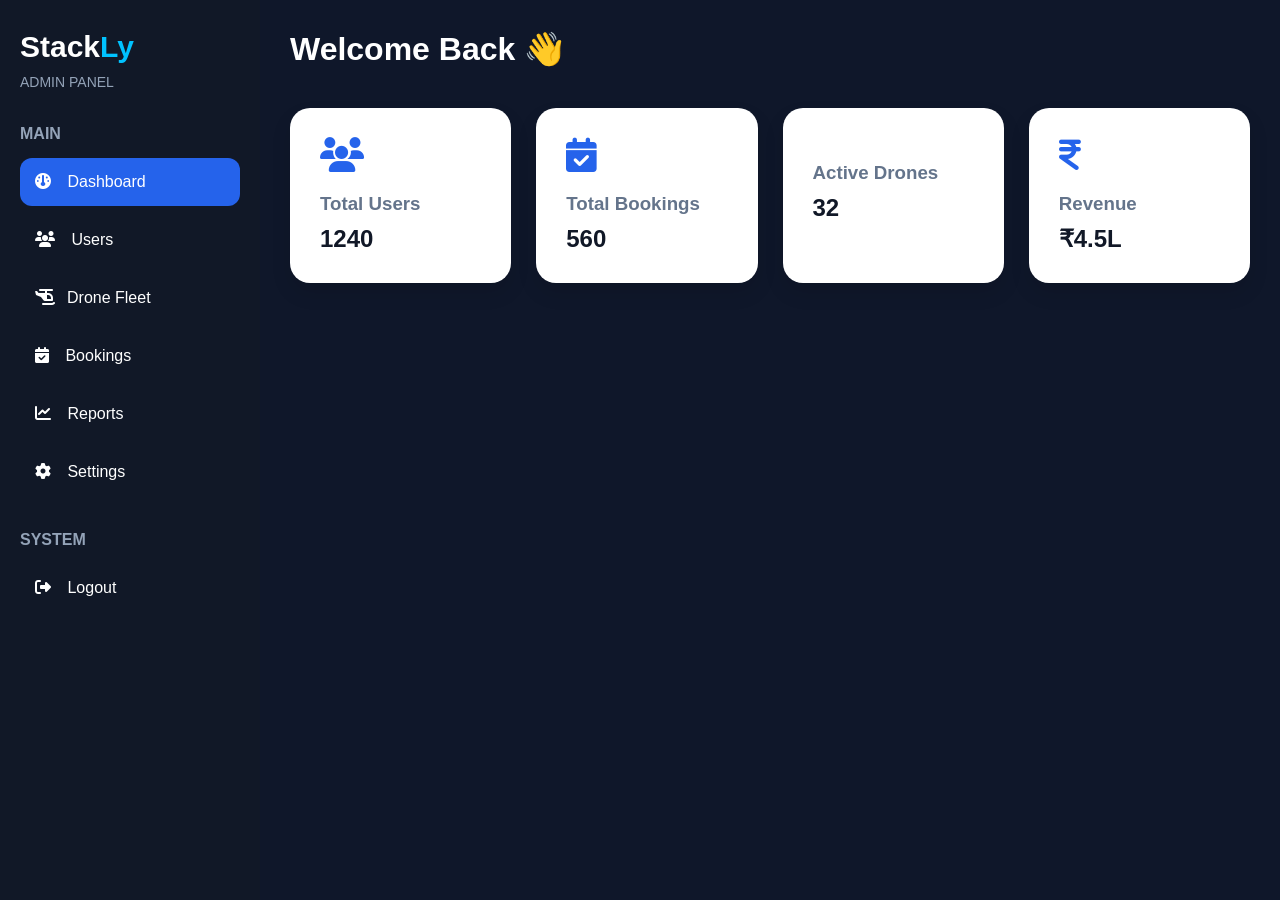
<file: admin-dashboard.html>
<!DOCTYPE html>
<html lang="en">
<head>
<meta charset="UTF-8">
<meta name="viewport" content="width=device-width, initial-scale=1.0">

<title>Admin Dashboard | StacklySky</title>

<link rel="stylesheet" href="admin.css">

<link rel="stylesheet"
href="https://cdnjs.cloudflare.com/ajax/libs/font-awesome/6.5.2/css/all.min.css">

</head>
<body>

<div class="overlay" onclick="toggleSidebar()"></div>

<!-- SIDEBAR -->

<div class="sidebar">

<div class="close-btn"
onclick="toggleSidebar()">
✕
</div>

<div class="logo-section">

<h2>Stack<span>Ly</span></h2>

<p>ADMIN PANEL</p>

</div>


<h4 class="menu-title">MAIN</h4>

<ul>

<li class="menu-item active"
onclick="showSection('dashboard',this)">

<i class="fa-solid fa-gauge"></i>
Dashboard

</li>


<li class="menu-item"
onclick="showSection('users',this)">

<i class="fa-solid fa-users"></i>
Users

</li>


<li class="menu-item"
onclick="showSection('fleet',this)">

<i class="fa-solid fa-helicopter"></i>Drone Fleet

</li>


<li class="menu-item"
onclick="showSection('bookings',this)">

<i class="fa-solid fa-calendar-check"></i>
Bookings

</li>


<li class="menu-item"
onclick="showSection('reports',this)">

<i class="fa-solid fa-chart-line"></i>
Reports

</li>


<li class="menu-item"
onclick="showSection('settings',this)">

<i class="fa-solid fa-gear"></i>
Settings

</li>

</ul>


<h4 class="menu-title">SYSTEM</h4>

<ul>

<li onclick="window.location.href='login.html'">

<i class="fa-solid fa-right-from-bracket"></i>

Logout

</li>

</ul>

</div>



<!-- MAIN CONTENT -->

<div class="main-content">
 
    <div class="topbar">

<h1>Welcome Back 👋</h1>

<button class="menu-btn"
onclick="toggleSidebar()">
☰
</button>

</div>


<!-- DASHBOARD -->

<div id="dashboard" class="content-section">

<div class="cards">

<div class="card">

<i class="fa-solid fa-users"></i>

<h3>Total Users</h3>

<h2>1240</h2>

</div>


<div class="card">

<i class="fa-solid fa-calendar-check"></i>

<h3>Total Bookings</h3>

<h2>560</h2>

</div>


<div class="card">

<i class="fa-solid fa-drone"></i>

<h3>Active Drones</h3>

<h2>32</h2>

</div>


<div class="card">

<i class="fa-solid fa-indian-rupee-sign"></i>

<h3>Revenue</h3>

<h2>₹4.5L</h2>

</div>

</div>

</div>



<!-- USERS -->

<div id="users"
class="content-section"
style="display:none;">

<div class="table-section">

<h2>Users</h2>

<table>

<tr>
<th>Name</th>
<th>Email</th>
<th>Status</th>
</tr>

<tr>
<td>Selva Kumar</td>
<td>selva@gmail.com</td>
<td>Active</td>
</tr>

<tr>
<td>Arun Kumar</td>
<td>arun@gmail.com</td>
<td>Active</td>
</tr>

</table>

</div>

</div>



<!-- DRONE FLEET -->

<div id="fleet"
class="content-section"
style="display:none;">

<div class="cards">

<div class="card">

<h3>DJI Mavic 3</h3>

<h2>Available</h2>

</div>


<div class="card">

<h3>DJI Phantom 4</h3>

<h2>In Service</h2>

</div>


<div class="card">

<h3>Autel EVO II</h3>

<h2>Available</h2>

</div>

</div>

</div>



<!-- BOOKINGS -->

<div id="bookings"
class="content-section"
style="display:none;">

<div class="table-section">

<h2>Recent Bookings</h2>

<table>

<tr>
<th>Customer</th>
<th>Service</th>
<th>Status</th>
</tr>

<tr>
<td>Selva Kumar</td>
<td>Drone Inspection</td>
<td>Pending</td>
</tr>

<tr>
<td>Arun Kumar</td>
<td>Aerial Mapping</td>
<td>Completed</td>
</tr>

</table>

</div>

</div>



<!-- REPORTS -->

<div id="reports"
class="content-section"
style="display:none;">

<div class="cards">

<div class="card">

<h3>Monthly Revenue</h3>

<h2>₹4.5L</h2>

</div>


<div class="card">

<h3>Total Flights</h3>

<h2>50K+</h2>

</div>

</div>

</div>



<!-- SETTINGS -->

<div id="settings"
class="content-section"
style="display:none;">

<div class="table-section">

<h2>Admin Settings</h2>

<p>Manage drone services and system settings.</p>

</div>

</div>

</div>



<script>

function toggleSidebar(){

document.querySelector(".sidebar")
.classList.toggle("show");

document.querySelector(".overlay")
.classList.toggle("active");

}


function showSection(sectionId, element){

document.querySelectorAll(".content-section")
.forEach(section => {

section.style.display = "none";

});

document.getElementById(sectionId)
.style.display = "block";


document.querySelectorAll(".menu-item")
.forEach(item => {

item.classList.remove("active");

});

element.classList.add("active");


if(window.innerWidth <= 768){

document.querySelector(".sidebar")
.classList.remove("show");

document.querySelector(".overlay")
.classList.remove("active");

}

}

</script>

</body>
</html>
</file>
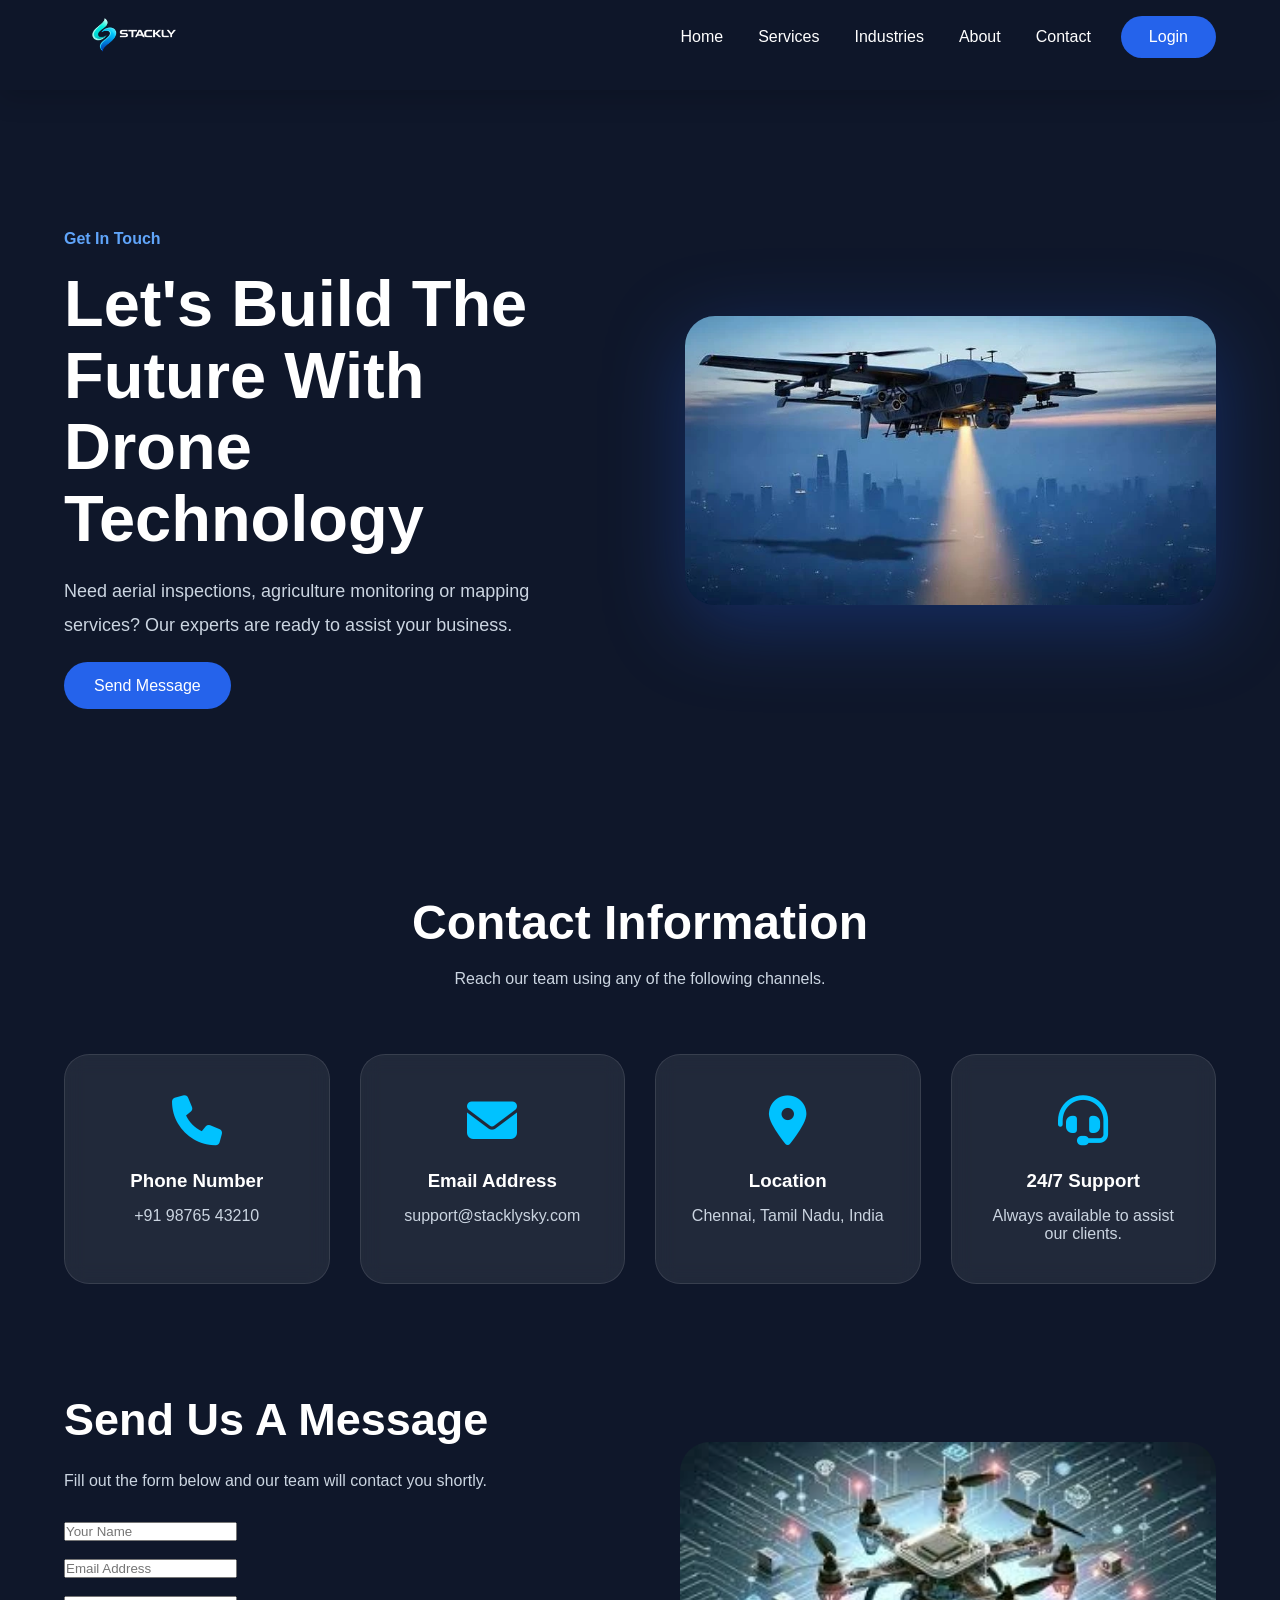
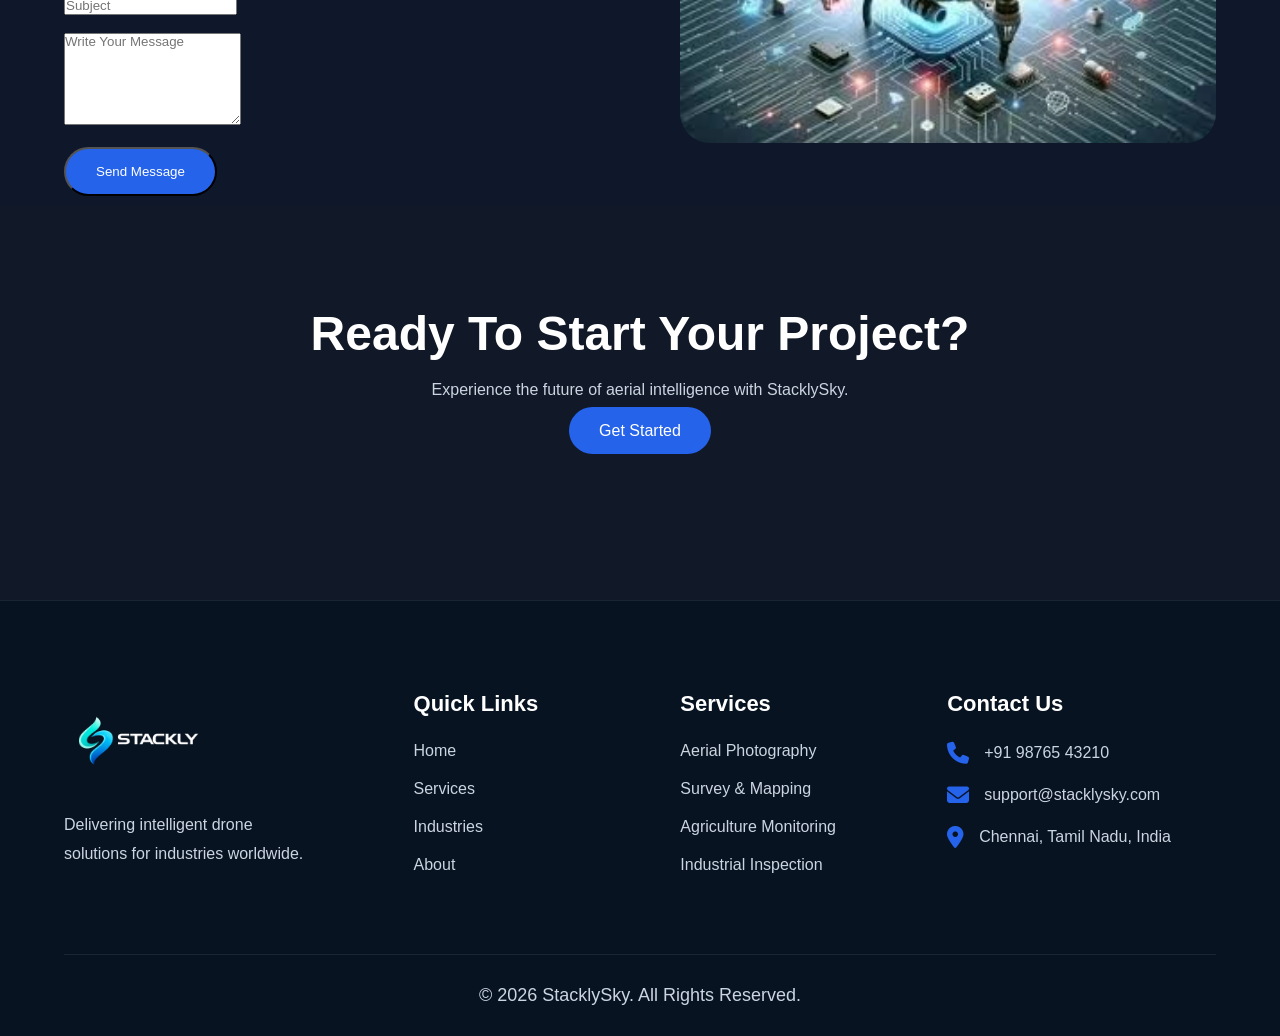
<file: contact.html>
<!DOCTYPE html>
<html lang="en">
<head>
<meta charset="UTF-8">
<meta name="viewport" content="width=device-width, initial-scale=1.0">

<title>Contact Us | StacklySky</title>

<link rel="stylesheet" href="style.css">

<link rel="stylesheet"
href="https://cdnjs.cloudflare.com/ajax/libs/font-awesome/6.5.2/css/all.min.css">

</head>
<body>

<!-- HEADER -->

<header>

<div class="container navbar">

    <div class="logo">
        <a href="index.html">
            <img src="Assest/stacklylogo (1).webp" alt="Logo">
        </a>
    </div>

    <div class="nav-right">

        <nav id="navMenu">

            <div class="close-btn" id="closeBtn">
                <i class="fa-solid fa-xmark"></i>
            </div>

            <ul>
                <li><a href="index.html">Home</a></li>
                <li><a href="services.html">Services</a></li>
                <li><a href="industries.html">Industries</a></li>
                <li><a href="about.html">About</a></li>
                <li><a href="contact.html">Contact</a></li>
            </ul>

            <a href="login.html" class="mobile-login-btn">
                Login
            </a>

        </nav>

        <a href="login.html" class="login-btn">
            Login
        </a>

        <div class="menu-btn" id="menuBtn">
            <i class="fa-solid fa-bars"></i>
        </div>

    </div>

</div>

</header>


<!-- HERO SECTION -->

<section class="industry-hero">

<div class="container industry-hero-container">

<div class="industry-hero-content">

<span>Get In Touch</span>

<h1>
Let's Build The Future With Drone Technology
</h1>

<p>
Need aerial inspections, agriculture monitoring or mapping services?
Our experts are ready to assist your business.
</p>

<a href="404.html" class="btn-primary">
Send Message
</a>

</div>

<div class="industry-hero-image">

<img src="Assest/dro10.webp" alt="Contact">

</div>

</div>

</section>


<!-- CONTACT INFO -->

<section class="industries-home">

<div class="container">

<div class="section-title">

<h2>Contact Information</h2>

<p>
Reach our team using any of the following channels.
</p>

</div>

<div class="industry-grid">

<div class="industry-card">

<i class="fa-solid fa-phone"></i>

<h3>Phone Number</h3>

<p>
+91 98765 43210
</p>

</div>


<div class="industry-card">

<i class="fa-solid fa-envelope"></i>

<h3>Email Address</h3>

<p>
support@stacklysky.com
</p>

</div>


<div class="industry-card">

<i class="fa-solid fa-location-dot"></i>

<h3>Location</h3>

<p>
Chennai, Tamil Nadu, India
</p>

</div>


<div class="industry-card">

<i class="fa-solid fa-headset"></i>

<h3>24/7 Support</h3>

<p>
Always available to assist our clients.
</p>

</div>

</div>

</div>

</section>


<!-- CONTACT FORM -->

<section class="service-section" id="contact-form">

<div class="container service-box">

<div class="service-content">

<a href="404.html"><h2>Send Us A Message</h2></a>

<p>
Fill out the form below and our team will contact you shortly.
</p>

<form>

<input type="text"
placeholder="Your Name"
required>

<br><br>

<input type="email"
placeholder="Email Address"
required>

<br><br>

<input type="text"
placeholder="Subject"
required>

<br><br>

<textarea rows="6"
placeholder="Write Your Message"></textarea>

<br><br>

<button class="btn-primary">
Send Message
</button>

</form>

</div>


<div class="service-image">

<img src="Assest/dro5.webp" alt="Drone">

</div>

</div>

</section>










<!-- CTA -->

<section class="stats">

<div class="container">

<div class="section-title">

<h2>Ready To Start Your Project?</h2>

<p>
Experience the future of aerial intelligence with StacklySky.
</p>

<br>

<a href="login.html" class="btn-primary">
Get Started
</a>

</div>

</div>

</section>


<!-- FOOTER -->

<footer class="footer">

<div class="container">

<div class="footer-grid">

<div class="footer-column company-column">

<img src="Assest/stacklylogo (1).webp" alt="Logo">

<p>
Delivering intelligent drone solutions for industries worldwide.
</p>

</div>


<div class="footer-column">

<h3>Quick Links</h3>

<ul>

<li><a href="index.html">Home</a></li>
<li><a href="services.html">Services</a></li>
<li><a href="industries.html">Industries</a></li>
<li><a href="about.html">About</a></li>

</ul>

</div>


<div class="footer-column">

<h3>Services</h3>

<ul>

<li><a href="#">Aerial Photography</a></li>
<li><a href="#">Survey & Mapping</a></li>
<li><a href="#">Agriculture Monitoring</a></li>
<li><a href="#">Industrial Inspection</a></li>

</ul>

</div>


<div class="footer-column">

<h3>Contact Us</h3>

<div class="contact-item">
<i class="fa-solid fa-phone"></i>
<span>+91 98765 43210</span>
</div>

<div class="contact-item">
<i class="fa-solid fa-envelope"></i>
<span>support@stacklysky.com</span>
</div>

<div class="contact-item">
<i class="fa-solid fa-location-dot"></i>
<span>Chennai, Tamil Nadu, India</span>
</div>

</div>

</div>

<div class="footer-bottom">

<p>
© 2026 StacklySky. All Rights Reserved.
</p>

</div>

</div>

</footer>


<script>

const menuBtn = document.getElementById("menuBtn");
const closeBtn = document.getElementById("closeBtn");
const navMenu = document.getElementById("navMenu");

menuBtn.addEventListener("click", function(){
    navMenu.classList.add("active");
});

closeBtn.addEventListener("click", function(){
    navMenu.classList.remove("active");
});

</script>

</body>
</html>
</file>
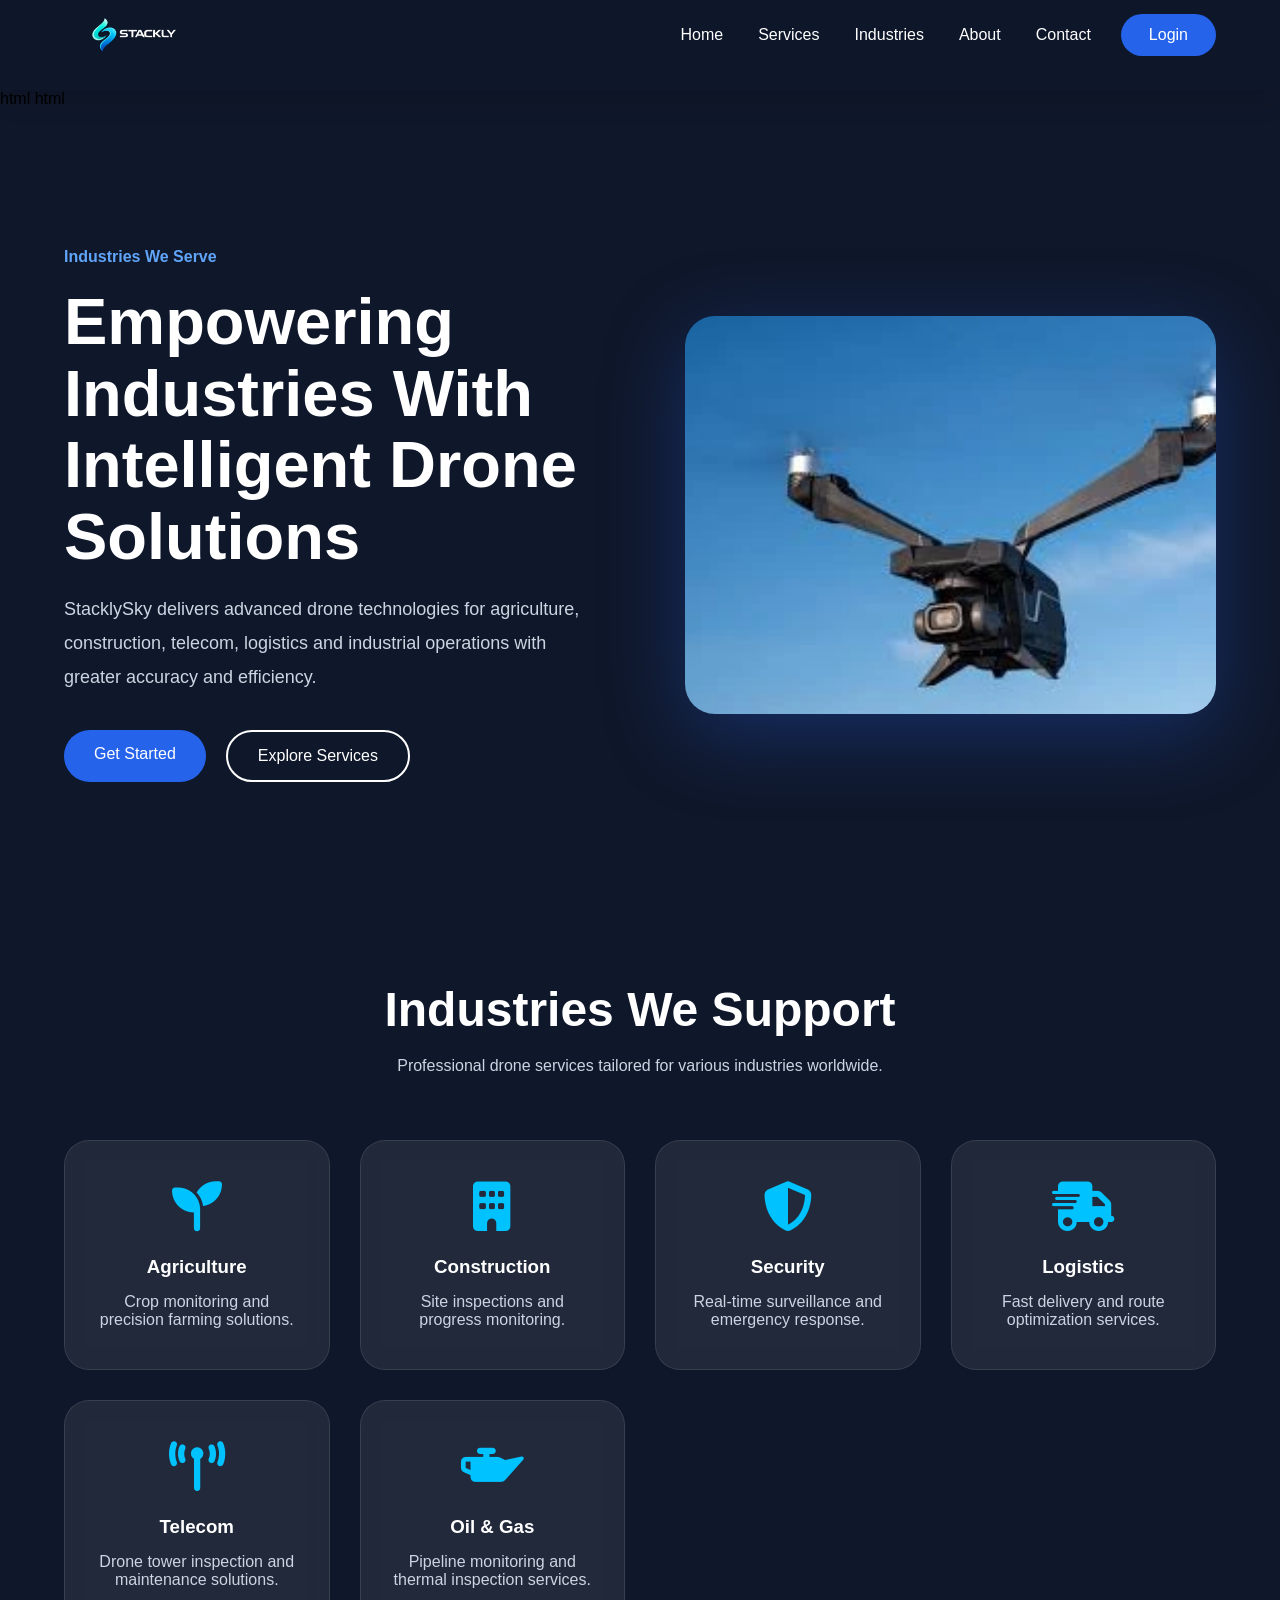
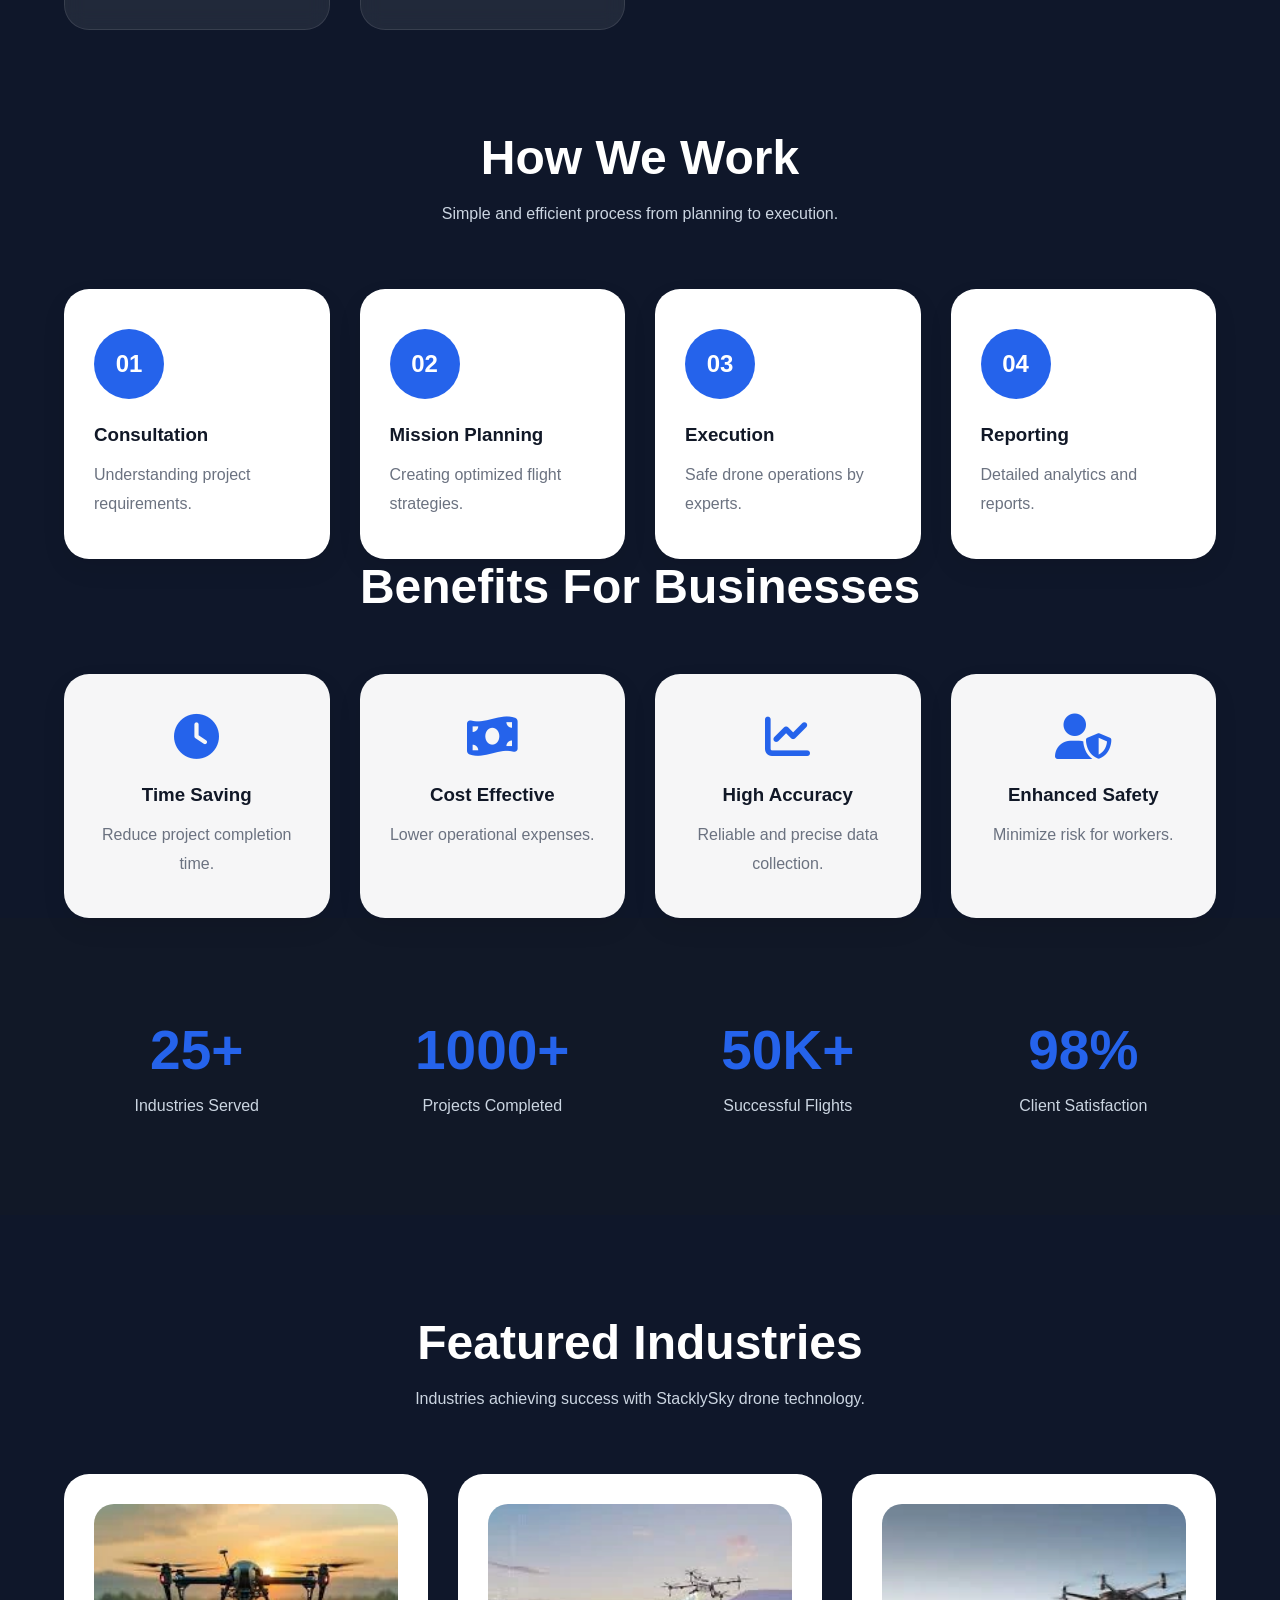
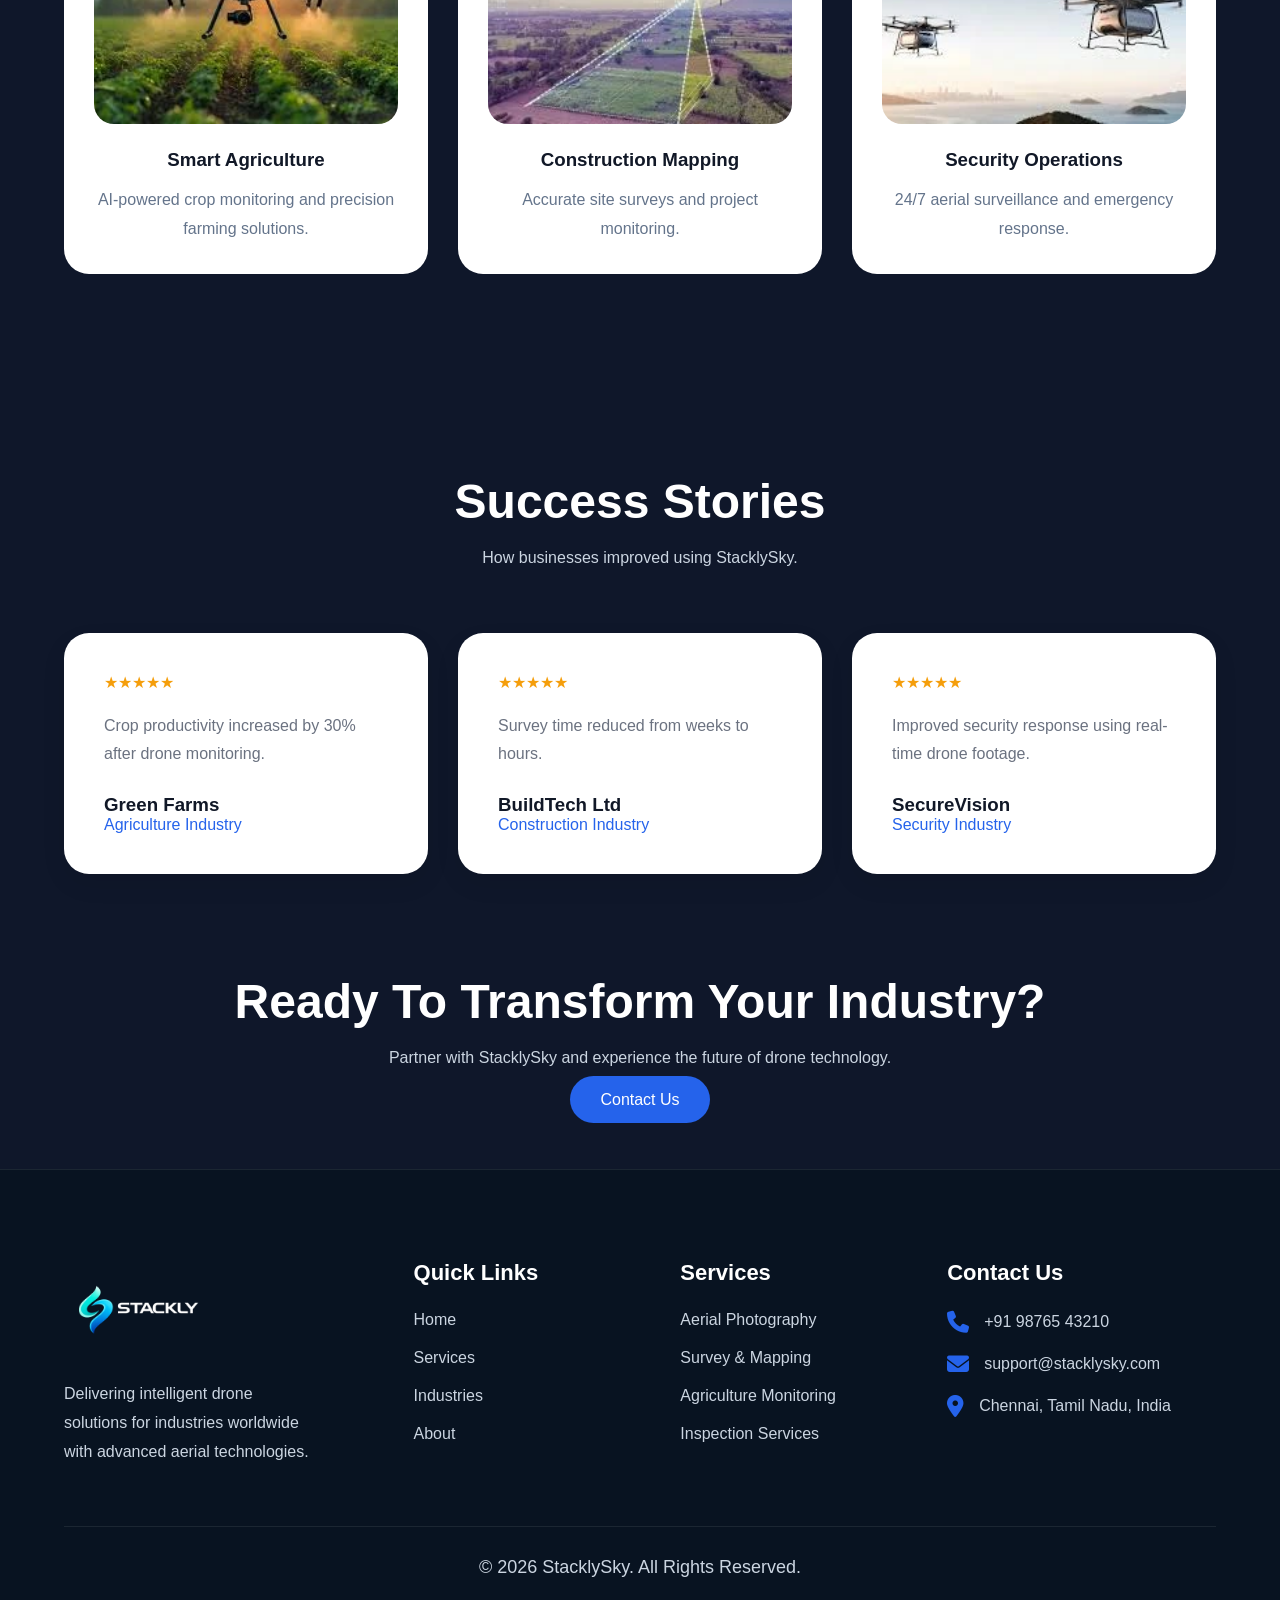
<file: industries.html>
html
<!DOCTYPE html>
<html lang="en">
<head>
<meta charset="UTF-8">
<meta name="viewport" content="width=device-width, initial-scale=1.0">

<title>Industries | StacklySky</title>

<link rel="stylesheet" href="style.css">

<link rel="stylesheet"
href="https://cdnjs.cloudflare.com/ajax/libs/font-awesome/6.5.2/css/all.min.css">

</head>
<body>

<!-- HEADER -->

<header>

<div class="container navbar">

<div class="logo">
<a href="index.html">
<img src="Assest/stacklylogo (1).webp" alt="Logo">
</a>
</div>

<div class="nav-right">

<nav id="navMenu">

<div class="close-btn" id="closeBtn">
<i class="fa-solid fa-xmark"></i>
</div>

<ul>
<li><a href="index.html">Home</a></li>
<li><a href="services.html">Services</a></li>
<li><a href="industries.html">Industries</a></li>
<li><a href="about.html">About</a></li>
<li><a href="contact.html">Contact</a></li>
</ul>

<a href="login.html" class="mobile-login-btn">
Login
</a>

</nav>

<a href="login.html" class="login-btn">
Login
</a>

<div class="menu-btn" id="menuBtn">
<i class="fa-solid fa-bars"></i>
</div>

</div>

</div>

</header>


<!-- HERO -->

html
<!-- INDUSTRY HERO -->

<section class="industry-hero">

<div class="container industry-hero-container">

    <div class="industry-hero-content">

        <span>Industries We Serve</span>

        <h1>
            Empowering Industries With Intelligent Drone Solutions
        </h1>

        <p>
            StacklySky delivers advanced drone technologies for agriculture,
            construction, telecom, logistics and industrial operations with
            greater accuracy and efficiency.
        </p>

        <div class="hero-buttons">

            <a href="contact.html" class="btn-primary">
                Get Started
            </a>

            <a href="services.html" class="btn-secondary">
                Explore Services
            </a>

        </div>

    </div>


    <div class="industry-hero-image">

        <img src="Assest/dro9.webp" alt="Industry Drone">

    </div>

</div>

</section>




<!-- INDUSTRIES -->

<section class="industries-home">

<div class="container">

<div class="section-title">

<h2>Industries We Support</h2>

<p>
Professional drone services tailored for various industries worldwide.
</p>

</div>

<div class="industry-grid">

<div class="industry-card">
<i class="fa-solid fa-seedling"></i>
<h3>Agriculture</h3>
<p>Crop monitoring and precision farming solutions.</p>
</div>

<div class="industry-card">
<i class="fa-solid fa-building"></i>
<h3>Construction</h3>
<p>Site inspections and progress monitoring.</p>
</div>

<div class="industry-card">
<i class="fa-solid fa-shield-halved"></i>
<h3>Security</h3>
<p>Real-time surveillance and emergency response.</p>
</div>

<div class="industry-card">
<i class="fa-solid fa-truck-fast"></i>
<h3>Logistics</h3>
<p>Fast delivery and route optimization services.</p>
</div>

<div class="industry-card">
<i class="fa-solid fa-tower-broadcast"></i>
<h3>Telecom</h3>
<p>Drone tower inspection and maintenance solutions.</p>
</div>

<div class="industry-card">
<i class="fa-solid fa-oil-can"></i>
<h3>Oil & Gas</h3>
<p>Pipeline monitoring and thermal inspection services.</p>
</div>

</div>

</div>

</section>


<!-- WORK PROCESS -->

<section class="industry-process">

<div class="container">

<div class="section-title">

<h2>How We Work</h2>

<p>
Simple and efficient process from planning to execution.
</p>

</div>

<div class="process-grid">

<div class="process-card">
<div class="process-number">01</div>
<h3>Consultation</h3>
<p>Understanding project requirements.</p>
</div>

<div class="process-card">
<div class="process-number">02</div>
<h3>Mission Planning</h3>
<p>Creating optimized flight strategies.</p>
</div>

<div class="process-card">
<div class="process-number">03</div>
<h3>Execution</h3>
<p>Safe drone operations by experts.</p>
</div>

<div class="process-card">
<div class="process-number">04</div>
<h3>Reporting</h3>
<p>Detailed analytics and reports.</p>
</div>

</div>

</div>

</section>


<!-- BENEFITS -->

<section class="industry-benefits">

<div class="container">

<div class="section-title">

<h2>Benefits For Businesses</h2>

</div>

<div class="why-grid">

<div class="why-card">
<i class="fa-solid fa-clock"></i>
<h3>Time Saving</h3>
<p>Reduce project completion time.</p>
</div>

<div class="why-card">
<i class="fa-solid fa-money-bill-wave"></i>
<h3>Cost Effective</h3>
<p>Lower operational expenses.</p>
</div>

<div class="why-card">
<i class="fa-solid fa-chart-line"></i>
<h3>High Accuracy</h3>
<p>Reliable and precise data collection.</p>
</div>

<div class="why-card">
<i class="fa-solid fa-user-shield"></i>
<h3>Enhanced Safety</h3>
<p>Minimize risk for workers.</p>
</div>

</div>

</div>

</section>


<!-- STATS -->

<section class="industry-stats stats">

<div class="container">

<div class="stats-grid">

<div class="stat-box">
<h2>25+</h2>
<p>Industries Served</p>
</div>

<div class="stat-box">
<h2>1000+</h2>
<p>Projects Completed</p>
</div>

<div class="stat-box">
<h2>50K+</h2>
<p>Successful Flights</p>
</div>

<div class="stat-box">
<h2>98%</h2>
<p>Client Satisfaction</p>
</div>

</div>

</div>

</section>


<!-- FEATURED INDUSTRIES -->

<section class="drone-fleet">

<div class="container">

<div class="section-title">

<h2>Featured Industries</h2>

<p>
Industries achieving success with StacklySky drone technology.
</p>

</div>

<div class="fleet-grid">

<div class="fleet-card">

<img src="Assest/dro3.webp">

<h3>Smart Agriculture</h3>

<p>
AI-powered crop monitoring and precision farming solutions.
</p>

</div>


<div class="fleet-card">

<img src="Assest/dro4.webp">

<h3>Construction Mapping</h3>

<p>
Accurate site surveys and project monitoring.
</p>

</div>


<div class="fleet-card">

<img src="Assest/dro8.webp">

<h3>Security Operations</h3>

<p>
24/7 aerial surveillance and emergency response.
</p>

</div>

</div>

</div>

</section>


<!-- SUCCESS STORIES -->

<section class="testimonials">

<div class="container">

<div class="section-title">

<h2>Success Stories</h2>

<p>
How businesses improved using StacklySky.
</p>

</div>

<div class="testimonial-grid">

<div class="testimonial-card">

<div class="stars">★★★★★</div>

<p>
Crop productivity increased by 30% after drone monitoring.
</p>

<h3>Green Farms</h3>

<span>Agriculture Industry</span>

</div>


<div class="testimonial-card">

<div class="stars">★★★★★</div>

<p>
Survey time reduced from weeks to hours.
</p>

<h3>BuildTech Ltd</h3>

<span>Construction Industry</span>

</div>


<div class="testimonial-card">

<div class="stars">★★★★★</div>

<p>
Improved security response using real-time drone footage.
</p>

<h3>SecureVision</h3>

<span>Security Industry</span>

</div>

</div>

</div>

</section>


<!-- CTA -->

<section class="industry-cta">

<div class="container">

<div class="section-title">

<h2>Ready To Transform Your Industry?</h2>

<p>
Partner with StacklySky and experience the future of drone technology.
</p>

<br>

<a href="contact.html" class="btn-primary">
Contact Us
</a>

</div>

</div>

</section>


<!-- FOOTER START -->

<footer class="footer">

    <div class="container">

        <div class="footer-grid">

            <!-- Company -->
            <div class="footer-column company-column">

             <a href="index.html">   <img src="Assest/stacklylogo (1).webp" alt="Logo"></a>

                <p>
                    Delivering intelligent drone solutions for industries worldwide with advanced aerial technologies.
                </p>

            </div>


            <!-- Quick Links -->
            <div class="footer-column">

                <h3>Quick Links</h3>

                <ul>
                    <li><a href="index.html">Home</a></li>
                    <li><a href="services.html">Services</a></li>
                    <li><a href="industries.html">Industries</a></li>
                    <li><a href="about.html">About</a></li>
                </ul>

            </div>


            <!-- Services -->
            <div class="footer-column">

                <h3>Services</h3>

                <ul>
                    <li><a href="services.html">Aerial Photography</a></li>
                    <li><a href="services.html">Survey & Mapping</a></li>
                    <li><a href="services.html">Agriculture Monitoring</a></li>
                    <li><a href="services.html">Inspection Services</a></li>
                </ul>

            </div>


            <!-- Contact -->
            <div class="footer-column">

                <h3>Contact Us</h3>

                <div class="contact-item">
    <i class="fa-solid fa-phone"></i>
    <span>+91 98765 43210</span>
</div>

<div class="contact-item">
    <i class="fa-solid fa-envelope"></i>
    <span>support@stacklysky.com</span>
</div>

<div class="contact-item">
    <i class="fa-solid fa-location-dot"></i>
    <span>Chennai, Tamil Nadu, India</span>
</div>

            </div>

        </div>

        <div class="footer-bottom">

            <p>© 2026 StacklySky. All Rights Reserved.</p>

        </div>

    </div>

</footer>

</body>
</html>
</file>
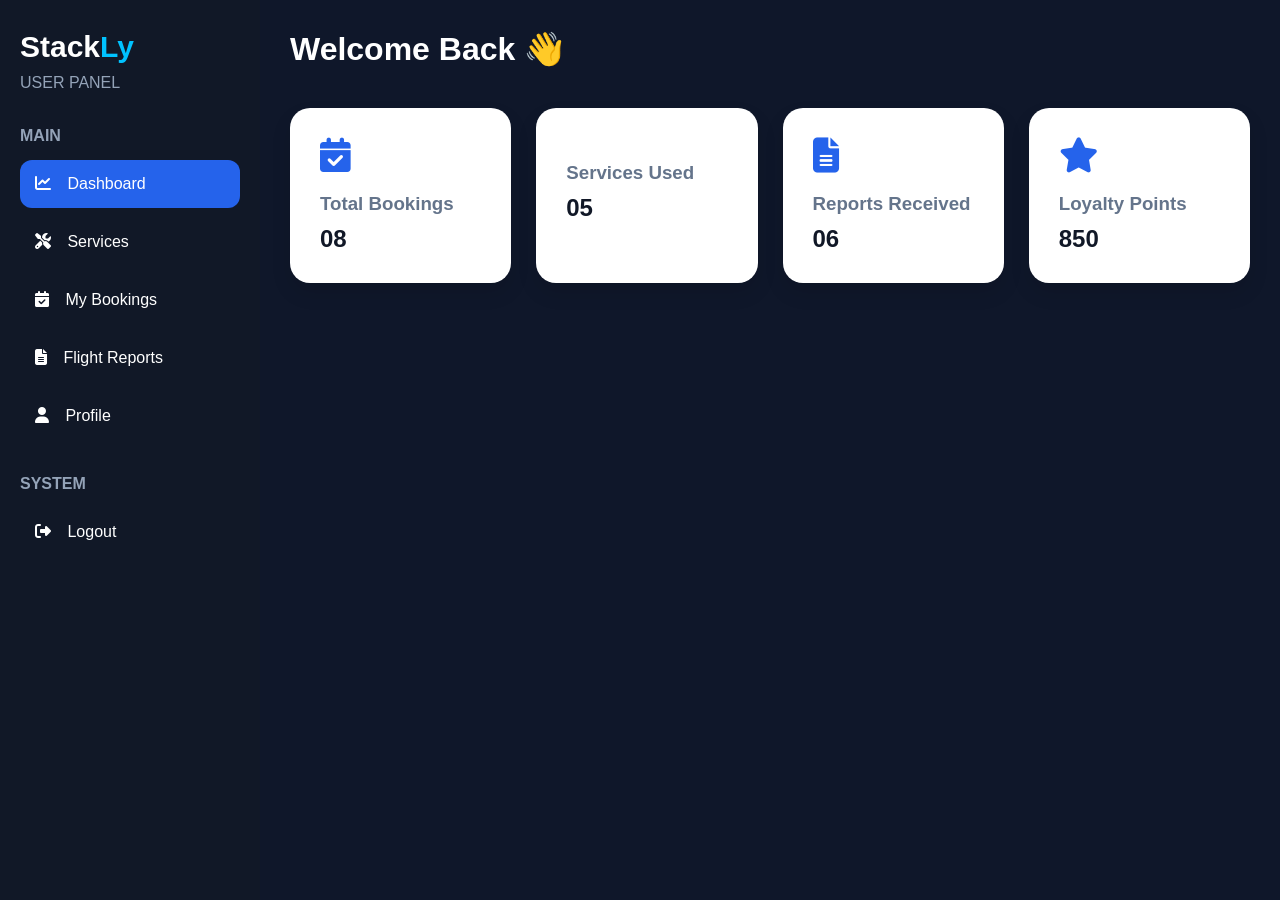
<file: user-dashboard.html>
<!DOCTYPE html>
<html lang="en">
<head>
<meta charset="UTF-8">
<meta name="viewport" content="width=device-width, initial-scale=1.0">

<title>User Dashboard | StacklySky</title>

<link rel="stylesheet" href="user.css">

<link rel="stylesheet"
href="https://cdnjs.cloudflare.com/ajax/libs/font-awesome/6.5.2/css/all.min.css">

</head>
<body>

<div class="overlay" onclick="toggleSidebar()"></div>

<!-- SIDEBAR -->

<div class="sidebar">

    <div class="close-btn"
    onclick="toggleSidebar()">
        ✕
    </div>

    <div class="logo-section">

        <h2>Stack<span>Ly</span></h2>

        <p>USER PANEL</p>

    </div>


    <h4 class="menu-title">MAIN</h4>

    <ul>

        <li class="menu-item active"
        onclick="showSection('dashboard',this)">

            <i class="fa-solid fa-chart-line"></i>
            Dashboard

        </li>


        <li class="menu-item"
        onclick="showSection('services',this)">

            <i class="fa-solid fa-screwdriver-wrench"></i>
            Services

        </li>


        <li class="menu-item"
        onclick="showSection('bookings',this)">

            <i class="fa-solid fa-calendar-check"></i>
            My Bookings

        </li>


        <li class="menu-item"
        onclick="showSection('reports',this)">

            <i class="fa-solid fa-file-lines"></i>
            Flight Reports

        </li>


        <li class="menu-item"
        onclick="showSection('profile',this)">

            <i class="fa-solid fa-user"></i>
            Profile

        </li>

    </ul>


    <h4 class="menu-title">SYSTEM</h4>

    <ul>

        <li onclick="window.location.href='login.html'">

            <i class="fa-solid fa-right-from-bracket"></i>

            Logout

        </li>

    </ul>

</div>


<!-- MAIN CONTENT -->

<div class="main-content">

    <div class="topbar">

<h1>Welcome Back 👋</h1>

<button class="menu-btn"
onclick="toggleSidebar()">
☰
</button>

</div>


    <!-- DASHBOARD -->

    <div id="dashboard" class="content-section">

        <div class="cards">

            <div class="card">

                <i class="fa-solid fa-calendar-check"></i>

                <h3>Total Bookings</h3>

                <h2>08</h2>

            </div>


            <div class="card">

                <i class="fa-solid fa-drone"></i>

                <h3>Services Used</h3>

                <h2>05</h2>

            </div>


            <div class="card">

                <i class="fa-solid fa-file-lines"></i>

                <h3>Reports Received</h3>

                <h2>06</h2>

            </div>


            <div class="card">

                <i class="fa-solid fa-star"></i>

                <h3>Loyalty Points</h3>

                <h2>850</h2>

            </div>

        </div>

    </div>


    <!-- SERVICES -->

    <div id="services"
    class="content-section"
    style="display:none;">

        <div class="table-section">

            <h2>Available Services</h2>

            <table>

                <tr>

                    <th>Service</th>
                    <th>Category</th>
                    <th>Status</th>

                </tr>

                <tr>

                    <td>Aerial Photography</td>
                    <td>Media</td>
                    <td>Available</td>

                </tr>

                <tr>

                    <td>Survey & Mapping</td>
                    <td>Industrial</td>
                    <td>Available</td>

                </tr>

                <tr>

                    <td>Agriculture Monitoring</td>
                    <td>Farming</td>
                    <td>Available</td>

                </tr>

            </table>

        </div>

    </div>


    <!-- BOOKINGS -->

    <div id="bookings"
    class="content-section"
    style="display:none;">

        <div class="table-section">

            <h2>My Bookings</h2>

            <table>

                <tr>

                    <th>Booking ID</th>
                    <th>Service</th>
                    <th>Status</th>

                </tr>

                <tr>

                    <td>#BK001</td>
                    <td>Aerial Photography</td>
                    <td>Completed</td>

                </tr>

                <tr>

                    <td>#BK002</td>
                    <td>Survey Mapping</td>
                    <td>In Progress</td>

                </tr>

            </table>

        </div>

    </div>


    <!-- REPORTS -->

    <div id="reports"
    class="content-section"
    style="display:none;">

        <div class="cards">

            <div class="card">

                <h3>Farm Monitoring Report</h3>

                <h2>Available</h2>

            </div>


            <div class="card">

                <h3>Construction Survey Report</h3>

                <h2>Available</h2>

            </div>

        </div>

    </div>


    <!-- PROFILE -->

    <div id="profile"
    class="content-section"
    style="display:none;">

        <div class="table-section">

            <h2>User Profile</h2>

            <table>

                <tr>
                    <th>Name</th>
                    <td>Selva Kumar</td>
                </tr>

                <tr>
                    <th>Email</th>
                    <td>selva@gmail.com</td>
                </tr>

                <tr>
                    <th>User ID</th>
                    <td>SK001</td>
                </tr>

            </table>

        </div>

    </div>

</div>


<script>

function toggleSidebar(){

    document.querySelector(".sidebar")
    .classList.toggle("show");

    document.querySelector(".overlay")
    .classList.toggle("active");

}


function showSection(sectionId, element){

    document.querySelectorAll(".content-section")
    .forEach(section => {

        section.style.display = "none";

    });

    document.getElementById(sectionId)
    .style.display = "block";


    document.querySelectorAll(".menu-item")
    .forEach(item => {

        item.classList.remove("active");

    });

    element.classList.add("active");


    if(window.innerWidth <= 768){

        document.querySelector(".sidebar")
        .classList.remove("show");

        document.querySelector(".overlay")
        .classList.remove("active");

    }

}

</script>

</body>
</html>
</file>
<file: style.css>
*{
    margin:0;
    padding:0;
    box-sizing:border-box;
    font-family:'Poppins',sans-serif;
}

html,
body{
    overflow-x:hidden;
    width:100%;
}

body{
    background:#0F172A;
    padding-top:90px;
}
a{
    text-decoration:none;
}

ul{
    list-style:none;
}

img{
    max-width:100%;
}


/* ==========================
   CONTAINER
========================== */

.container{
    width:90%;
    max-width:1200px;
    margin:auto;
}


/* ==========================
   HEADER
========================== */

header{
    position:fixed;
    top:0;
    left:0;
    width:100%;
    z-index:9999;
    background:rgba(15,23,42,.95);
    backdrop-filter:blur(12px);
    box-shadow:0 8px 25px rgba(0,0,0,.15);

    height:90px;   /* ADD THIS */
}


/* NAVBAR */

.navbar{

    display:flex;

    justify-content:space-between;

    align-items:center;
}

.logo img{

    width:140px;

    height:70px;

    object-fit:contain;
}

.nav-right{

    display:flex;

    align-items:center;

    gap:30px;
}

nav ul{

    display:flex;

    gap:35px;
}

nav ul li a{

    color:white;

    font-weight:500;

    transition:.3s;
}

nav ul li a:hover{

    color:#2563EB;
}


/* LOGIN BUTTON */

.login-btn{

    background:#2563EB;

    color:white;

    padding:12px 28px;

    border-radius:40px;

    transition:.4s;
}

.login-btn:hover{

    transform:translateY(-4px);

    box-shadow:0 15px 30px rgba(37,99,235,.35);
}


/* MOBILE MENU */

.menu-btn{
    display:none;
}

.close-btn{
    display:none;
}

.mobile-login-btn{
    display:none;
}


/* ==========================
   HERO SECTION
========================== */

.hero{

    min-height:100vh;

    display:flex;

    align-items:center;

}

.hero-container{

    display:flex;

    justify-content:space-between;

    align-items:center;

    gap:100px;
}

.hero-content{
    flex:1;
}

.hero-content span{

    color:#60A5FA;

    font-weight:600;
}

.hero-content h1{

    color:white;

   font-size:72px;
    word-break:break-word;

    line-height:1.1;

    margin:20px 0;
}

.hero-content p{

    color:#CBD5E1;

    line-height:1.9;

    margin-bottom:35px;
}


/* HERO BUTTONS */

.hero-buttons{
    display:flex;
    gap:20px;
    flex-wrap:wrap;
}

.btn-primary{

    background:#2563EB;

    color:white;

    padding:15px 30px;

    border-radius:40px;

    transition:.4s;
}

.btn-primary:hover{

    transform:translateY(-5px);

    box-shadow:0 15px 30px rgba(37,99,235,.35);
}

.btn-secondary{

    border:2px solid white;

    color:white;

    padding:15px 30px;

    border-radius:40px;

    transition:.4s;
}

.btn-secondary:hover{

    background:white;

    color:#0F172A;
}


/* HERO IMAGE */

.hero-image{
    flex:1;
    text-align:center;
}


.hero-slider{
    position:relative;
    width:100%;
    max-width:550px;
    height:400px;
    margin:auto;
    overflow:hidden;
    border-radius:25px;
    box-shadow:0 15px 40px rgba(37,99,235,.25);
}

.slide{
    position:absolute;
    top:0;
    left:0;
    width:100%;
    height:100%;
    object-fit:cover;
    opacity:0;
    transition:opacity 1s ease-in-out;
}

.slide.active{
    opacity:1;
}

@media(max-width:768px){

.hero-slider{
    height:280px;
    max-width:100%;
}

}

.hero-image img{

    width:100%;
    max-width:550px;

    animation:floatImage 4s ease-in-out infinite;

    filter:drop-shadow(0 20px 40px rgba(37,99,235,.30));
}


.slider{
    position:relative;
    width:100%;
    max-width:550px;
    height:400px;
    overflow:hidden;
    border-radius:25px;
}

.slide{
    position:absolute;
    width:100%;
    height:100%;
    object-fit:cover;
    opacity:0;
    transition:opacity 1s ease;
}

.slide.active{
    opacity:1;
}


/* FLOAT ANIMATION */

@keyframes floatImage{

    0%{
        transform:translateY(0px);
    }

    50%{
        transform:translateY(-20px);
    }

    100%{
        transform:translateY(0px);
    }
}



.section-title{

    text-align:center;

    margin-bottom:60px;
}

.section-title h2{

    font-size:48px;

    color:white;

    margin-bottom:15px;
}

.section-title p{

    color:#CBD5E1;

    max-width:700px;

    margin:auto;

    line-height:1.8;
}


/* ==========================
   SERVICES SECTION
========================== */

.categories{

    padding:100px 0;
}

.category-grid{

    display:grid;

    grid-template-columns:repeat(4,1fr);

    gap:30px;
}

.category-card{

    background:rgba(255,255,255,.96);

    padding:40px 30px;

    border-radius:25px;

    text-align:center;

    transition:.4s;

    box-shadow:0 10px 25px rgba(0,0,0,.08);
}

.category-card:hover{

    transform:translateY(-12px);

    box-shadow:0 20px 40px rgba(37,99,235,.20);
}

.icon{

    width:90px;
    height:90px;

    background:#EFF6FF;

    border-radius:50%;

    display:flex;

    justify-content:center;
    align-items:center;

    margin:auto;
    margin-bottom:25px;
}

.icon i{

    font-size:35px;

    color:#2563EB;
}

.category-card h3{

    color:#111827;

    font-size:24px;

    margin-bottom:15px;
}

.category-card p{

    color:#6B7280;

    line-height:1.8;
}


/* ==========================
   FEATURED DRONES
========================== */

.products{

    padding:100px 0;
}


/* ==========================
   WHY CHOOSE US
========================== */

.why-us{

    padding:100px 0;
}

.why-grid{

    display:grid;

    grid-template-columns:repeat(4,1fr);

    gap:30px;
}

.why-card{

    background:rgba(255,255,255,.96);

    padding:40px 30px;

    border-radius:25px;

    text-align:center;

    transition:.4s;

    box-shadow:0 10px 25px rgba(0,0,0,.08);
}

.why-card:hover{

    transform:translateY(-12px);
}

.why-card i{

    font-size:45px;

    color:#2563EB;

    margin-bottom:25px;
}

.why-card h3{

    color:#111827;

    margin-bottom:15px;
}

.why-card p{

    color:#6B7280;

    line-height:1.8;
}


/* ==========================
   STATISTICS SECTION
========================== */

.stats{

    background:#111827;

    padding:100px 0;
}

.stats-grid{

    display:grid;

    grid-template-columns:repeat(4,1fr);

    gap:30px;
}

.stat-box{

    text-align:center;
}

.stat-box h2{

    color:#2563EB;

    font-size:55px;

    margin-bottom:15px;
}

.stat-box p{

    color:#CBD5E1;
}


/* ==========================
   PROCESS SECTION
========================== */

.process{

    padding:100px 0;
}

.process-grid{

    display:grid;

    grid-template-columns:repeat(4,1fr);

    gap:30px;
}

.process-card{

    background:white;

    padding:40px 30px;

    border-radius:25px;

    transition:.4s;

    box-shadow:0 10px 25px rgba(0,0,0,.08);
}

.process-card:hover{

    transform:translateY(-10px);
}

.process-number{

    width:70px;
    height:70px;

    background:#2563EB;

    color:white;

    border-radius:50%;

    display:flex;

    justify-content:center;
    align-items:center;

    font-size:24px;
    font-weight:700;

    margin-bottom:25px;
}

.process-card h3{

    color:#111827;

    margin-bottom:15px;
}

.process-card p{

    color:#6B7280;

    line-height:1.8;
}






.technology{

    padding:100px 0;

    background:#111827;
}

.technology-container{

    display:flex;

    align-items:center;

    gap:80px;
}

.technology-image{
    flex:1;
}

.technology-image img{

    width:100%;

    border-radius:30px;
}

.technology-content{
    flex:1;
}

.technology-content span{

    color:#60A5FA;

    font-weight:600;
}

.technology-content h2{

    color:white;

    font-size:50px;

    margin:20px 0;
}

.technology-content p{

    color:#CBD5E1;

    line-height:1.9;

    margin-bottom:30px;
}

.tech-feature{

    color:white;

    margin-bottom:20px;

    font-size:18px;
}

.tech-feature i{

    color:#2563EB;

    margin-right:15px;
}


/* ==========================
   TESTIMONIALS
========================== */

.testimonials{

    padding:100px 0;
}

.testimonial-grid{

    display:grid;

    grid-template-columns:repeat(3,1fr);

    gap:30px;
}

.testimonial-card{

    background:white;

    padding:40px;

    border-radius:25px;

    transition:.4s;

    box-shadow:0 10px 25px rgba(0,0,0,.08);
}

.testimonial-card:hover{

    transform:translateY(-10px);
}

.stars{

    color:#F59E0B;

    margin-bottom:20px;
}

.testimonial-card p{

    color:#6B7280;

    line-height:1.8;

    margin-bottom:25px;
}

.testimonial-card h3{

    color:#111827;
}

.testimonial-card span{

    color:#2563EB;
}


/* ==========================
   FAQ
========================== */

.faq{

    padding:100px 0;
}

.faq-box{

    max-width:900px;

    margin:auto;
}

.faq-item{

    background:white;

    padding:30px;

    border-radius:20px;

    margin-bottom:20px;

    box-shadow:0 5px 15px rgba(0,0,0,.08);
}

.faq-item h3{

    color:#111827;

    margin-bottom:15px;
}

.faq-item p{

    color:#6B7280;

    line-height:1.8;
}


/* ================= FOOTER ================= */

.footer{

    background:#081321;

    padding:90px 0 30px;

    border-top:1px solid rgba(255,255,255,.08);
}

.footer-grid{
    display:grid;
    grid-template-columns:1.4fr 1fr 1fr 1.3fr;
    gap:60px;
    align-items:start;
}

.footer-column{

    display:flex;

    flex-direction:column;

    align-items:flex-start;
}

.footer-column img{

    width:150px;

    margin-bottom:25px;
}

.footer-column h3{
    color:white;
    font-size:22px;
    font-weight:600;
    margin-bottom:25px;
}

.footer-column p{
    color:#CBD5E1;
    line-height:1.8;
    font-size:16px;
    max-width:260px;
}

.footer-column ul{

    padding:0;
}

.footer-column ul li{

    margin-bottom:20px;
}

.footer-column ul li a{
    color:#CBD5E1;
    font-size:16px;
    transition:.3s;
}

.footer-column ul li a:hover{

    color:#2563EB;
}

.contact-item{
    display:flex;
    align-items:center;
    gap:15px;
    margin-bottom:20px;
    color:#CBD5E1;
    font-size:16px;
}

.company-column{
    padding-right:40px;
}

.company-column img{
    width:150px;
    margin-bottom:20px;
}

.contact-item i{

    color:#2563EB;

    font-size:22px;
}

.footer-bottom{

    margin-top:60px;

    border-top:1px solid rgba(255,255,255,.08);

    padding-top:30px;

    text-align:center;
}

.footer-bottom p{

    color:#CBD5E1;

    font-size:18px;
}



/* ==========================
   MOBILE MENU
========================== */

.menu-btn{

    display:none;

    font-size:28px;

    color:white;

    cursor:pointer;
}

.close-btn{

    display:none;
}

.mobile-login-btn{

    display:none;
}







.service-hero{
    padding:58px 0 120px;
    text-align:center;

    background:
    linear-gradient(rgba(15,23,42,.85),rgba(15,23,42,.85)),
    url("Assest/drone1.webp");

    background-size:cover;
    background-position:center;
}

.service-hero h1{
    font-size:65px;
    color:white;
    margin:20px 0;
}

.service-hero p{
    color:#CBD5E1;
}

.service-section{
    padding:10px 0;
}

.service-box{
    display:flex;
    align-items:center;
    gap:80px;
}

.service-image{
    flex:1;
}

.service-image img{
    width:100%;
    border-radius:30px;
}

.service-content{
    flex:1;
}

.service-content h2{
    color:white;
    font-size:45px;
    margin-bottom:20px;
}

.service-content p{
    color:#CBD5E1;
    line-height:1.9;
    margin-bottom:25px;
}

.service-content ul{
    margin-bottom:30px;
}

.service-content ul li{
    color:white;
    margin-bottom:15px;
}

.service-content i{
    color:#2563EB;
}




/* ======================
INDUSTRIES SECTION
====================== */

.industries-home{
    padding:100px 0;
}

.industry-grid{
    display:grid;
    grid-template-columns:repeat(auto-fit,minmax(250px,1fr));
    gap:30px;
}

.industry-card{
    background:rgba(255,255,255,.08);
    backdrop-filter:blur(10px);
    padding:40px 30px;
    text-align:center;
    border-radius:25px;
    border:1px solid rgba(255,255,255,.1);
    transition:.4s;
}

.industry-card:hover{
    transform:translateY(-10px);
}

.industry-card i{
    font-size:50px;
    color:#00C2FF;
    margin-bottom:25px;
}

.industry-card h3{
    color:white;
    margin-bottom:15px;
}

.industry-card p{
    color:#CBD5E1;
}


.industry-hero{
    padding:22px 0 120px;

    background:
    linear-gradient(rgba(15,23,42,.85),rgba(15,23,42,.90)),
    url("Assest/drone1.webp");

    background-size:cover;
    background-position:center;
}

.industry-hero .hero-content{
    max-width:750px;
}

.industry-hero span{
    color:#60A5FA;
    font-weight:600;
}

.industry-hero h1{
    color:white;
    font-size:72px;
    margin:20px 0;
    line-height:1.1;
}

.industry-hero p{
    color:#CBD5E1;
    font-size:18px;
    line-height:1.8;
    margin-bottom:35px;
}


/* ======================
DRONE FLEET
====================== */

.drone-fleet{
    padding:100px 0;
}

.fleet-grid{
    display:grid;
    grid-template-columns:repeat(3,1fr);
    gap:30px;
}

.fleet-card{
    background:white;
    padding:30px;
    border-radius:25px;
    text-align:center;
    transition:.4s;
}

.fleet-card:hover{
    transform:translateY(-12px);
}

.fleet-card img{
    width:100%;
    height:220px;
    object-fit:cover;
    border-radius:20px;
    margin-bottom:25px;
}

.fleet-card h3{
    color:#111827;
    margin-bottom:15px;
}

.fleet-card p{
    color:#64748B;
    line-height:1.8;
}




.industry-hero{
    padding:140px 0 100px;
    background:#0F172A;
}

.industry-hero-container{
    display:flex;
    align-items:center;
    justify-content:space-between;
    gap:90px;
}

.industry-hero-content{
    flex:1;
}

.industry-hero-content span{
    color:#60A5FA;
    font-weight:600;
}

.industry-hero-content h1{
    color:white;
    font-size:65px;
    line-height:1.1;
    margin:20px 0;
}

.industry-hero-content p{
    color:#CBD5E1;
    line-height:1.9;
    margin-bottom:35px;
}

.industry-hero-image{
    flex:1;
    text-align:center;
}

.industry-hero-image img{
    width:100%;
    max-width:550px;
    border-radius:30px;
    filter:drop-shadow(0 20px 40px rgba(37,99,235,.30));
}

/* MOBILE */

/* ==========================
   MOBILE RESPONSIVE
========================== */

/* ==========================
   MOBILE RESPONSIVE
========================== */

@media (max-width:768px){

    body{
        padding-top:80px;
    }

    .container{
        width:92%;
        overflow:hidden;
    }

    /* HERO */
    .hero-container,
    .technology-container,
    .service-box,
    .industry-hero-container,
    .story-container,
    .form-container{
        flex-direction:column;
        text-align:center;
        gap:50px;
    }

    .hero-content,
    .hero-image,
    .service-content,
    .service-image,
    .technology-content,
    .technology-image{
        width:100%;
    }

    .hero-content h1,
    .industry-hero-content h1,
    .service-hero h1,
    .about-hero h1,
    .contact-hero h1{
        font-size:40px;
        line-height:1.2;
    }

    .hero-content p{
        font-size:16px;
    }

    /* HERO BUTTONS */
    .hero-buttons{
        flex-direction:column;
        width:100%;
    }

    .btn-primary,
    .btn-secondary{
        width:100%;
        display:block;
        text-align:center;
    }

    /* IMAGES */
    .hero-image img,
    .service-image img,
    .technology-image img,
    .industry-hero-image img{
        width:100%;
        max-width:320px;
        margin:auto;
    }

    /* ALL GRIDS */
    .category-grid,
    .why-grid,
    .stats-grid,
    .process-grid,
    .industry-grid,
    .fleet-grid,
    .testimonial-grid,
    .gallery-grid,
    .mission-grid,
    .footer-grid,
    .contact-grid{
        grid-template-columns:1fr;
        gap:25px;
    }

    /* TITLES */
    .section-title h2{
        font-size:34px;
    }

    .section-title p{
        font-size:15px;
    }

    /* NAVBAR */
    .menu-btn{
        display:block;
        color:white;
        font-size:28px;
        cursor:pointer;
    }

    .nav-right .login-btn{
        display:none;
    }

    nav{
        position:fixed;
        top:0;
        right:-100%;
        width:100%;
        height:100vh;
        background:#0F172A;
        padding:40px 30px;
        transition:.4s;
        z-index:9999;
    }

    nav.active{
        right:0;
    }

    .close-btn{
        display:block;
        color:white;
        font-size:32px;
        text-align:right;
        cursor:pointer;
        margin-bottom:40px;
    }

    nav ul{
        display:flex;
        flex-direction:column;
        gap:25px;
    }

    nav ul li a{
        font-size:22px;
        color:white;
    }

    .mobile-login-btn{
        display:block;
        background:#2563EB;
        color:white;
        padding:15px;
        border-radius:40px;
        text-align:center;
        margin-top:35px;
    }
}
</file>
<file: admin.css>
/* ==========================
   RESET
========================== */

*{
    margin:0;
    padding:0;
    box-sizing:border-box;
    font-family:'Poppins',sans-serif;
}

body{
    background:#0F172A;
}


/* ==========================
   SIDEBAR
========================== */

.sidebar{
    width:260px;
    height:100vh;
    background:#111827;
    position:fixed;
    left:0;
    top:0;
    padding:30px 20px;
    overflow-y:auto;
}

.logo-section h2{
    color:white;
    font-size:30px;
}

.logo-section span{
    color:#00C2FF;
}

.logo-section p{
    color:#94A3B8;
    margin-top:10px;
    font-size:14px;
}

.menu-title{
    color:#94A3B8;
    margin:35px 0 15px;
}

.sidebar ul{
    list-style:none;
}

.sidebar ul li{
    color:white;
    padding:15px;
    border-radius:12px;
    cursor:pointer;
    margin-bottom:10px;
    transition:.3s;
}

.sidebar ul li:hover,
.sidebar ul li.active{
    background:#2563EB;
}

.sidebar ul li i{
    margin-right:12px;
}


/* ==========================
   MAIN CONTENT
========================== */

.main-content{
    margin-left:260px;
    padding:30px;
}

.topbar{
    display:flex;
    justify-content:space-between;
    align-items:center;
    margin-bottom:40px;
}

.topbar h1{
    color:white;
}


/* ==========================
   CARDS
========================== */

.cards{
    display:grid;
    grid-template-columns:repeat(auto-fit,minmax(220px,1fr));
    gap:25px;
}

.card{
    background:white;
    padding:30px;
    border-radius:20px;
    box-shadow:0 10px 20px rgba(0,0,0,.1);
}

.card i{
    font-size:35px;
    color:#2563EB;
    margin-bottom:20px;
}

.card h3{
    color:#64748B;
    margin-bottom:10px;
}

.card h2{
    color:#111827;
}


/* ==========================
   TABLE
========================== */

.table-section{
    background:white;
    padding:30px;
    border-radius:20px;
    overflow-x:auto;
}

.table-section h2{
    margin-bottom:20px;
    color:#111827;
}

table{
    width:100%;
    border-collapse:collapse;
}

table th{
    background:#2563EB;
    color:white;
    padding:15px;
}

table td{
    padding:15px;
    border-bottom:1px solid #E5E7EB;
}


/* ==========================
   MOBILE MENU
========================== */

.menu-btn{
    display:none;
    background:#2563EB;
    color:white;
    border:none;
    padding:10px 15px;
    border-radius:8px;
    font-size:20px;
    cursor:pointer;
}

.close-btn{
    display:none;
}

.overlay{
    display:none;
}


/* ==========================
   MOBILE RESPONSIVE
========================== */

@media(max-width:768px){

    .sidebar{
        left:-100%;
        transition:.4s;
        z-index:999;
    }

    .sidebar.show{
        left:0;
    }

    .overlay.active{
        display:block;
        position:fixed;
        width:100%;
        height:100%;
        background:rgba(0,0,0,.5);
        top:0;
        left:0;
        z-index:998;
    }

    .main-content{
        margin-left:0;
        padding:15px;
    }

    .menu-btn{
        display:block;
        margin-left:auto;   /* moves button right */
    }

    .close-btn{
        display:block;
        color:white;
        font-size:28px;
        text-align:right;
        margin-bottom:20px;
        cursor:pointer;
    }

    .cards{
        grid-template-columns:1fr;
    }

    /* TABLE FIX */
    .table-section{
        overflow-x:auto;
    }

    table{
        min-width:600px;
        font-size:14px;
    }

    table th,
    table td{
        padding:12px;
    }

}
</file>
<file: user.css>
/* ==========================
   RESET
========================== */

*{
    margin:0;
    padding:0;
    box-sizing:border-box;
    font-family:'Poppins',sans-serif;
}

body{
    background:#0F172A;
}


/* ==========================
   SIDEBAR
========================== */

.sidebar{
    width:260px;
    height:100vh;
    background:#111827;
    position:fixed;
    left:0;
    top:0;
    padding:30px 20px;
    overflow-y:auto;
}

.logo-section h2{
    color:white;
    font-size:30px;
}

.logo-section span{
    color:#00C2FF;
}

.logo-section p{
    color:#94A3B8;
    margin-top:10px;
}

.menu-title{
    color:#94A3B8;
    margin:35px 0 15px;
}

.sidebar ul{
    list-style:none;
}

.sidebar ul li{
    color:white;
    padding:15px;
    border-radius:12px;
    cursor:pointer;
    margin-bottom:10px;
    transition:.3s;
}

.sidebar ul li:hover,
.sidebar ul li.active{
    background:#2563EB;
}

.sidebar ul li i{
    margin-right:12px;
}


/* ==========================
   MAIN CONTENT
========================== */

.main-content{
    margin-left:260px;
    padding:30px;
}

.topbar{
    display:flex;
    justify-content:space-between;
    align-items:center;
    margin-bottom:40px;
}

.topbar h1{
    color:white;
}


/* ==========================
   CARDS
========================== */

.cards{
    display:grid;
    grid-template-columns:repeat(auto-fit,minmax(220px,1fr));
    gap:25px;
}

.card{
    background:white;
    padding:30px;
    border-radius:20px;
    box-shadow:0 10px 20px rgba(0,0,0,.1);
}

.card i{
    font-size:35px;
    color:#2563EB;
    margin-bottom:20px;
}

.card h3{
    color:#64748B;
    margin-bottom:10px;
}

.card h2{
    color:#111827;
}


/* ==========================
   TABLE
========================== */

.table-section{
    background:white;
    padding:30px;
    border-radius:20px;
    overflow-x:auto;
}

.table-section h2{
    margin-bottom:20px;
    color:#111827;
}

table{
    width:100%;
    border-collapse:collapse;
}

table th{
    background:#2563EB;
    color:white;
    padding:15px;
}

table td{
    padding:15px;
    border-bottom:1px solid #E5E7EB;
}


/* ==========================
   MOBILE MENU
========================== */

.menu-btn{
    display:none;
    background:#2563EB;
    color:white;
    border:none;
    padding:10px 15px;
    border-radius:8px;
    font-size:20px;
    cursor:pointer;
}

.close-btn{
    display:none;
}

.overlay{
    display:none;
}


/* ==========================
   MOBILE RESPONSIVE
========================== */

@media(max-width:768px){

    .sidebar{
        left:-100%;
        transition:.4s;
        z-index:999;
    }

    .sidebar.show{
        left:0;
    }

    .overlay.active{
        display:block;
        position:fixed;
        width:100%;
        height:100%;
        background:rgba(0,0,0,.5);
        top:0;
        left:0;
        z-index:998;
    }

    .main-content{
        margin-left:0;
        padding:15px;
    }

    .menu-btn{
        display:block;
        margin-left:auto;   /* moves button right */
    }

    .close-btn{
        display:block;
        color:white;
        font-size:28px;
        text-align:right;
        margin-bottom:20px;
        cursor:pointer;
    }

    .cards{
        grid-template-columns:1fr;
    }

    /* TABLE FIX */
    .table-section{
        overflow-x:auto;
    }

    table{
        min-width:600px;
        font-size:14px;
    }

    table th,
    table td{
        padding:12px;
    }

}
</file>
